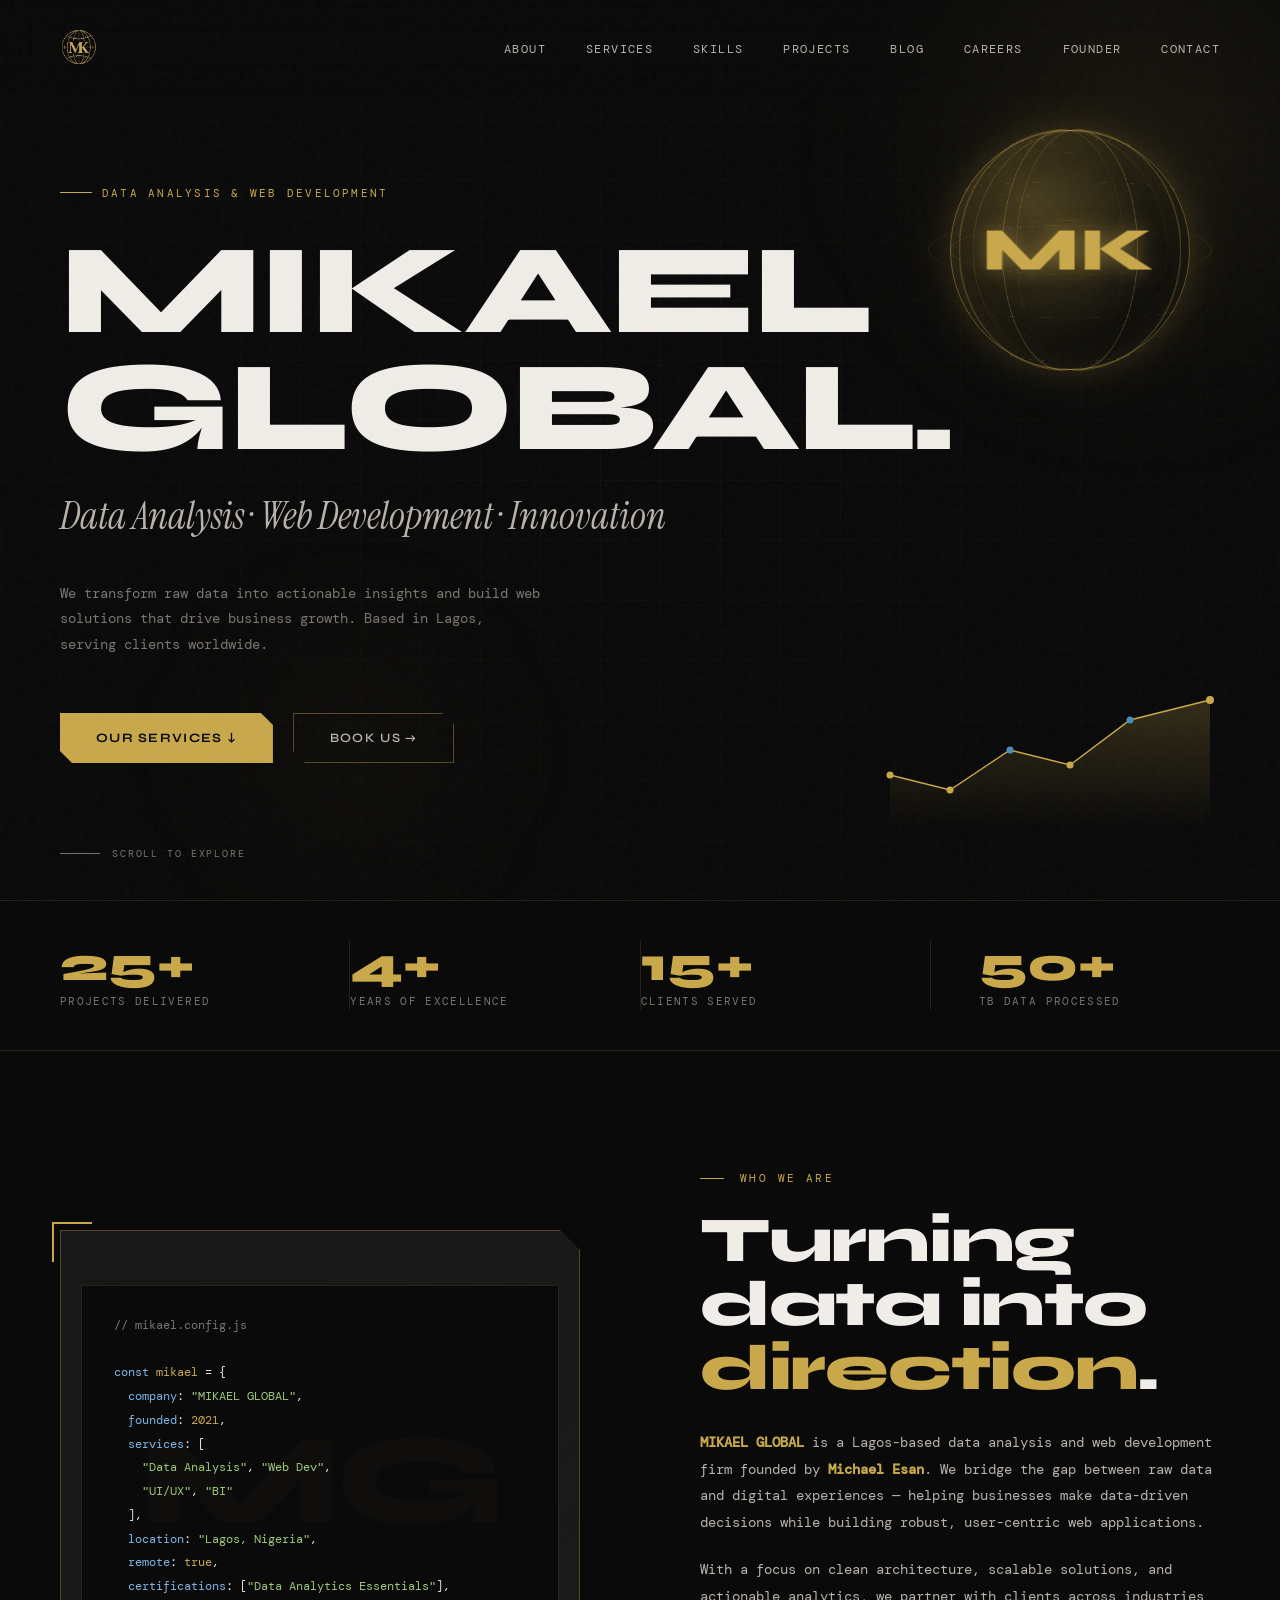
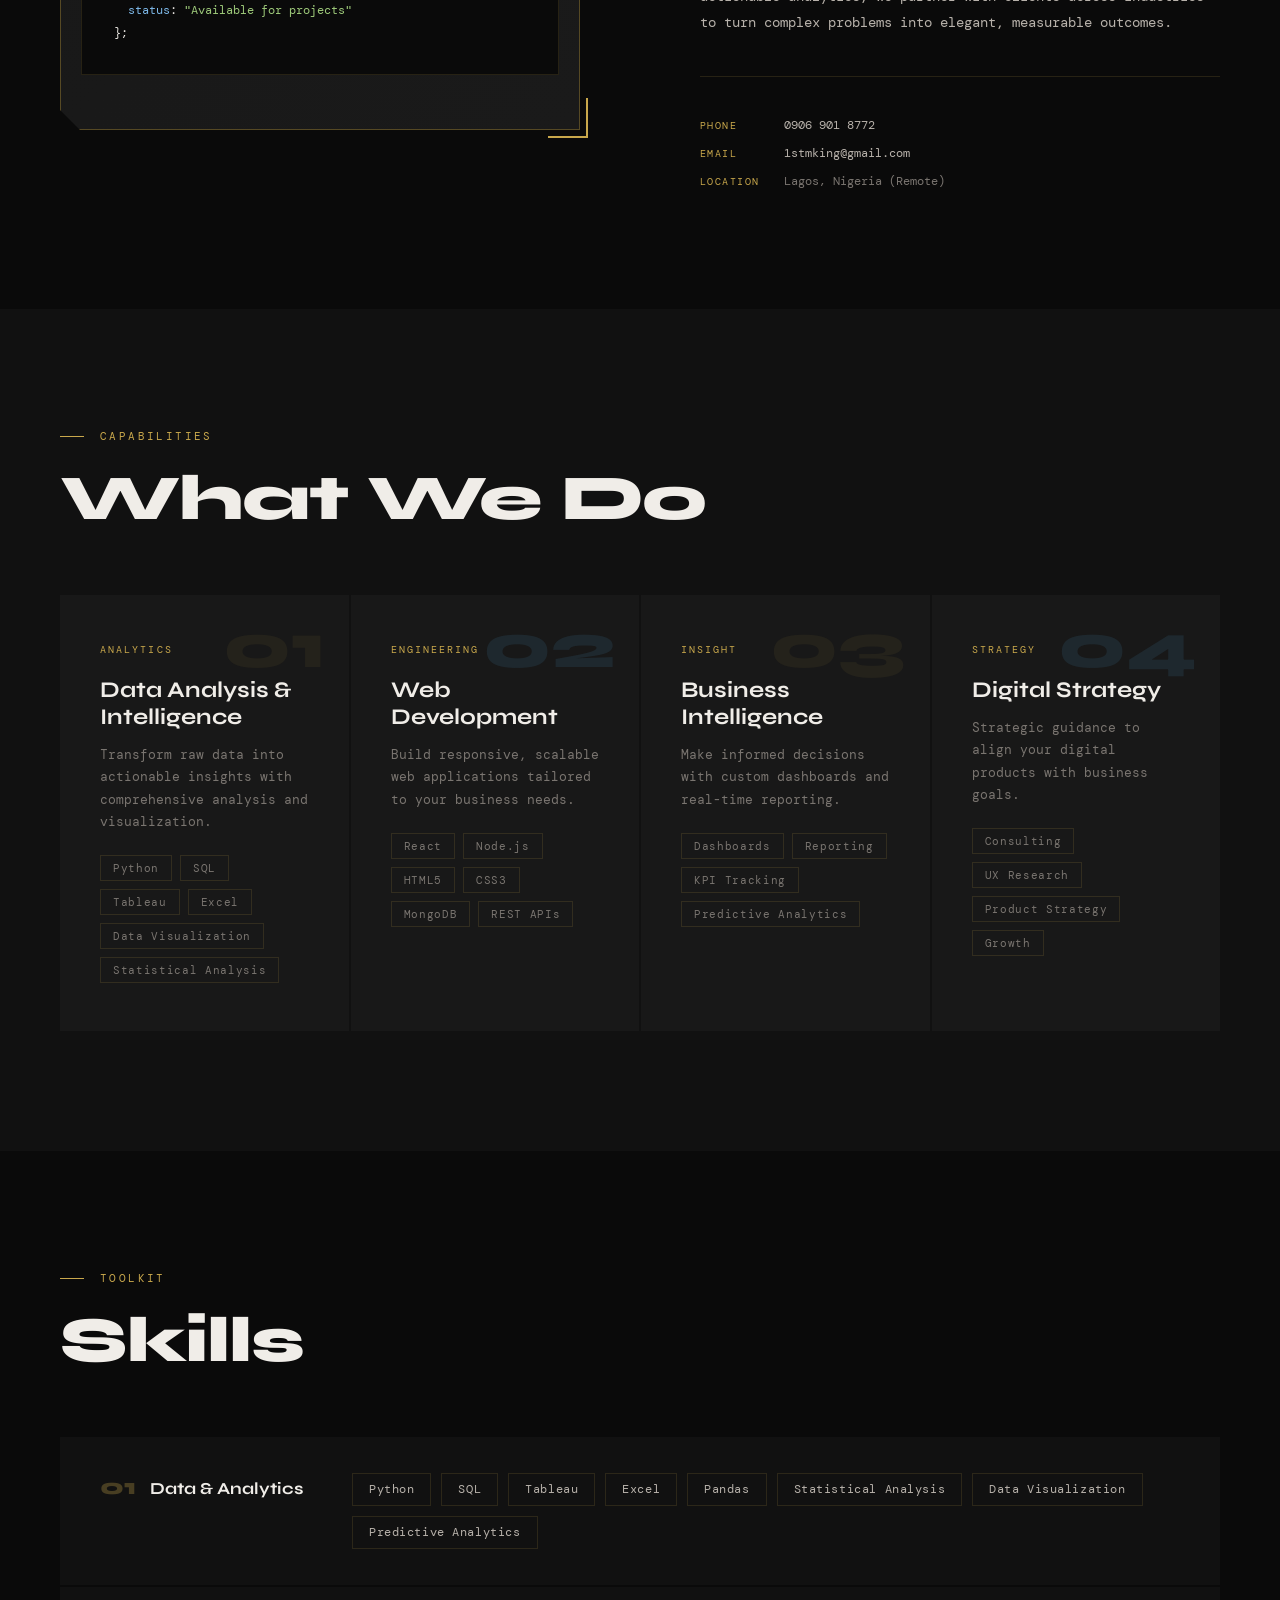
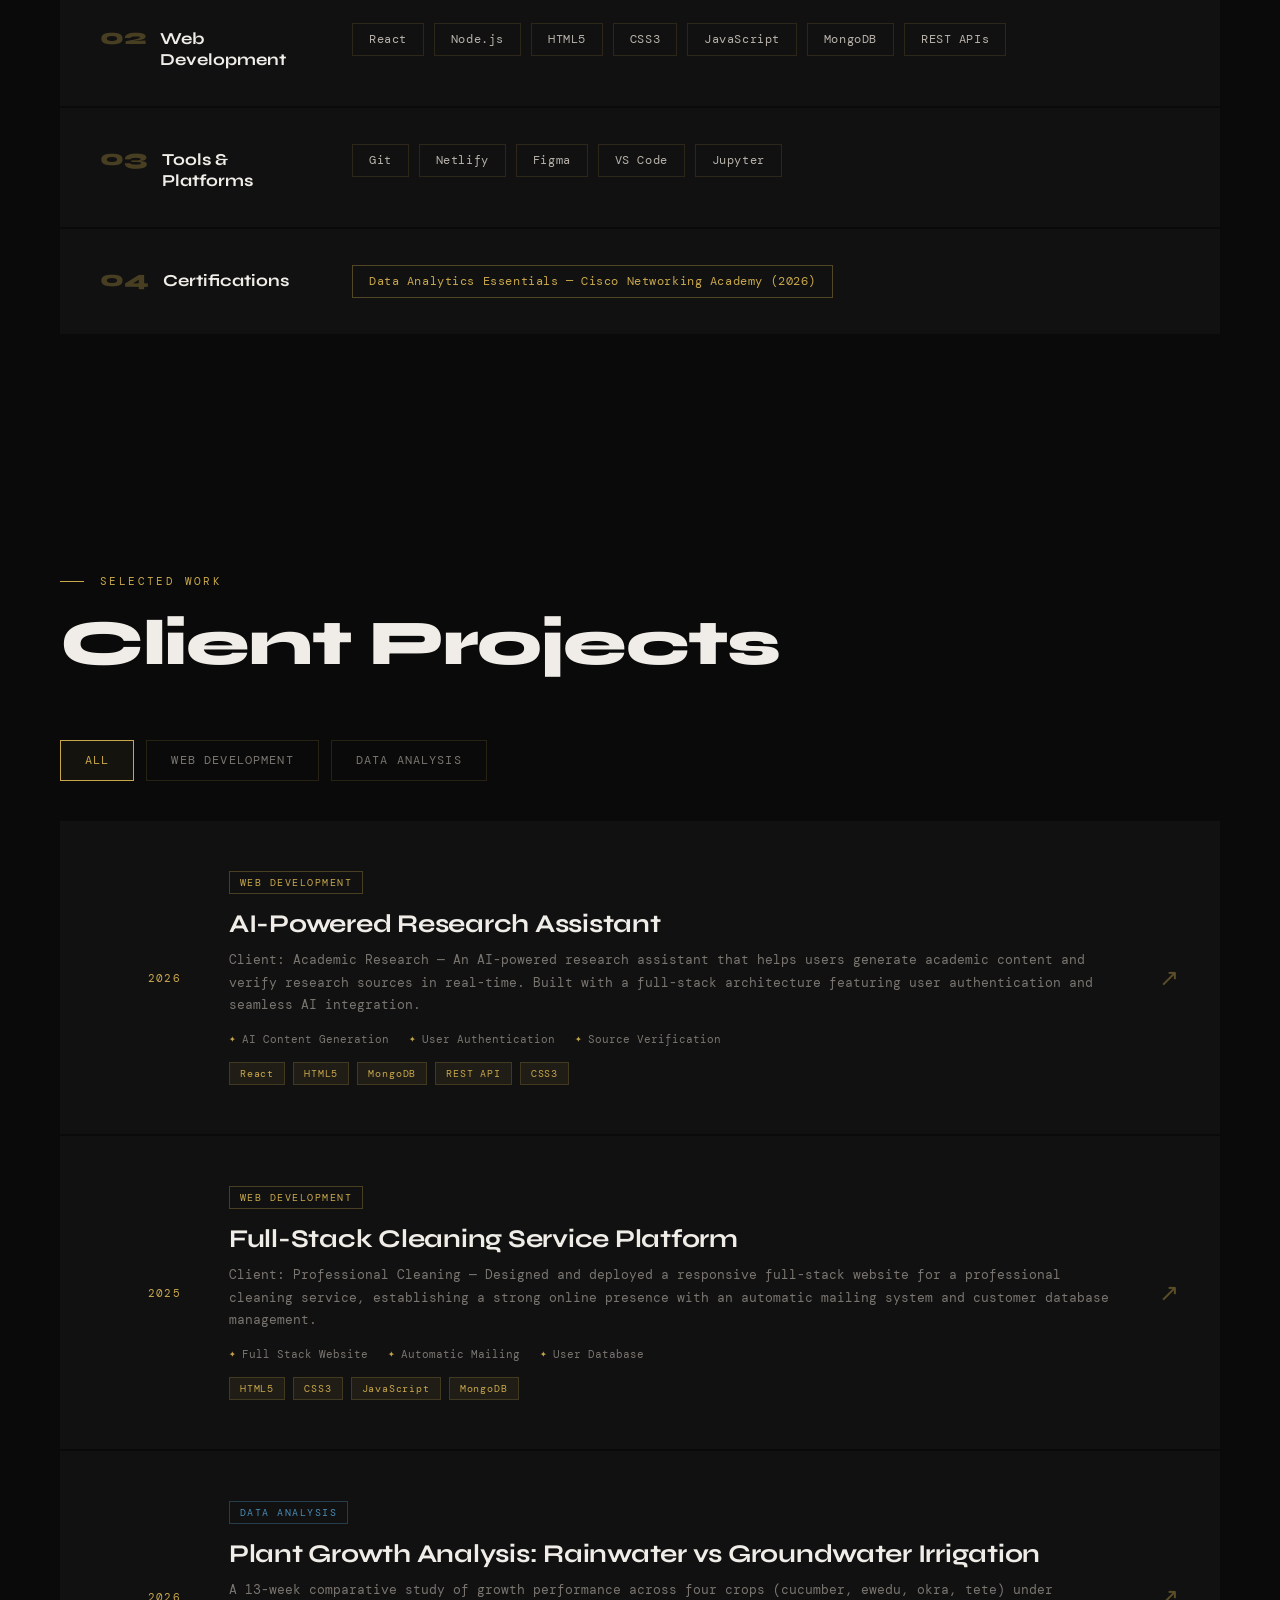
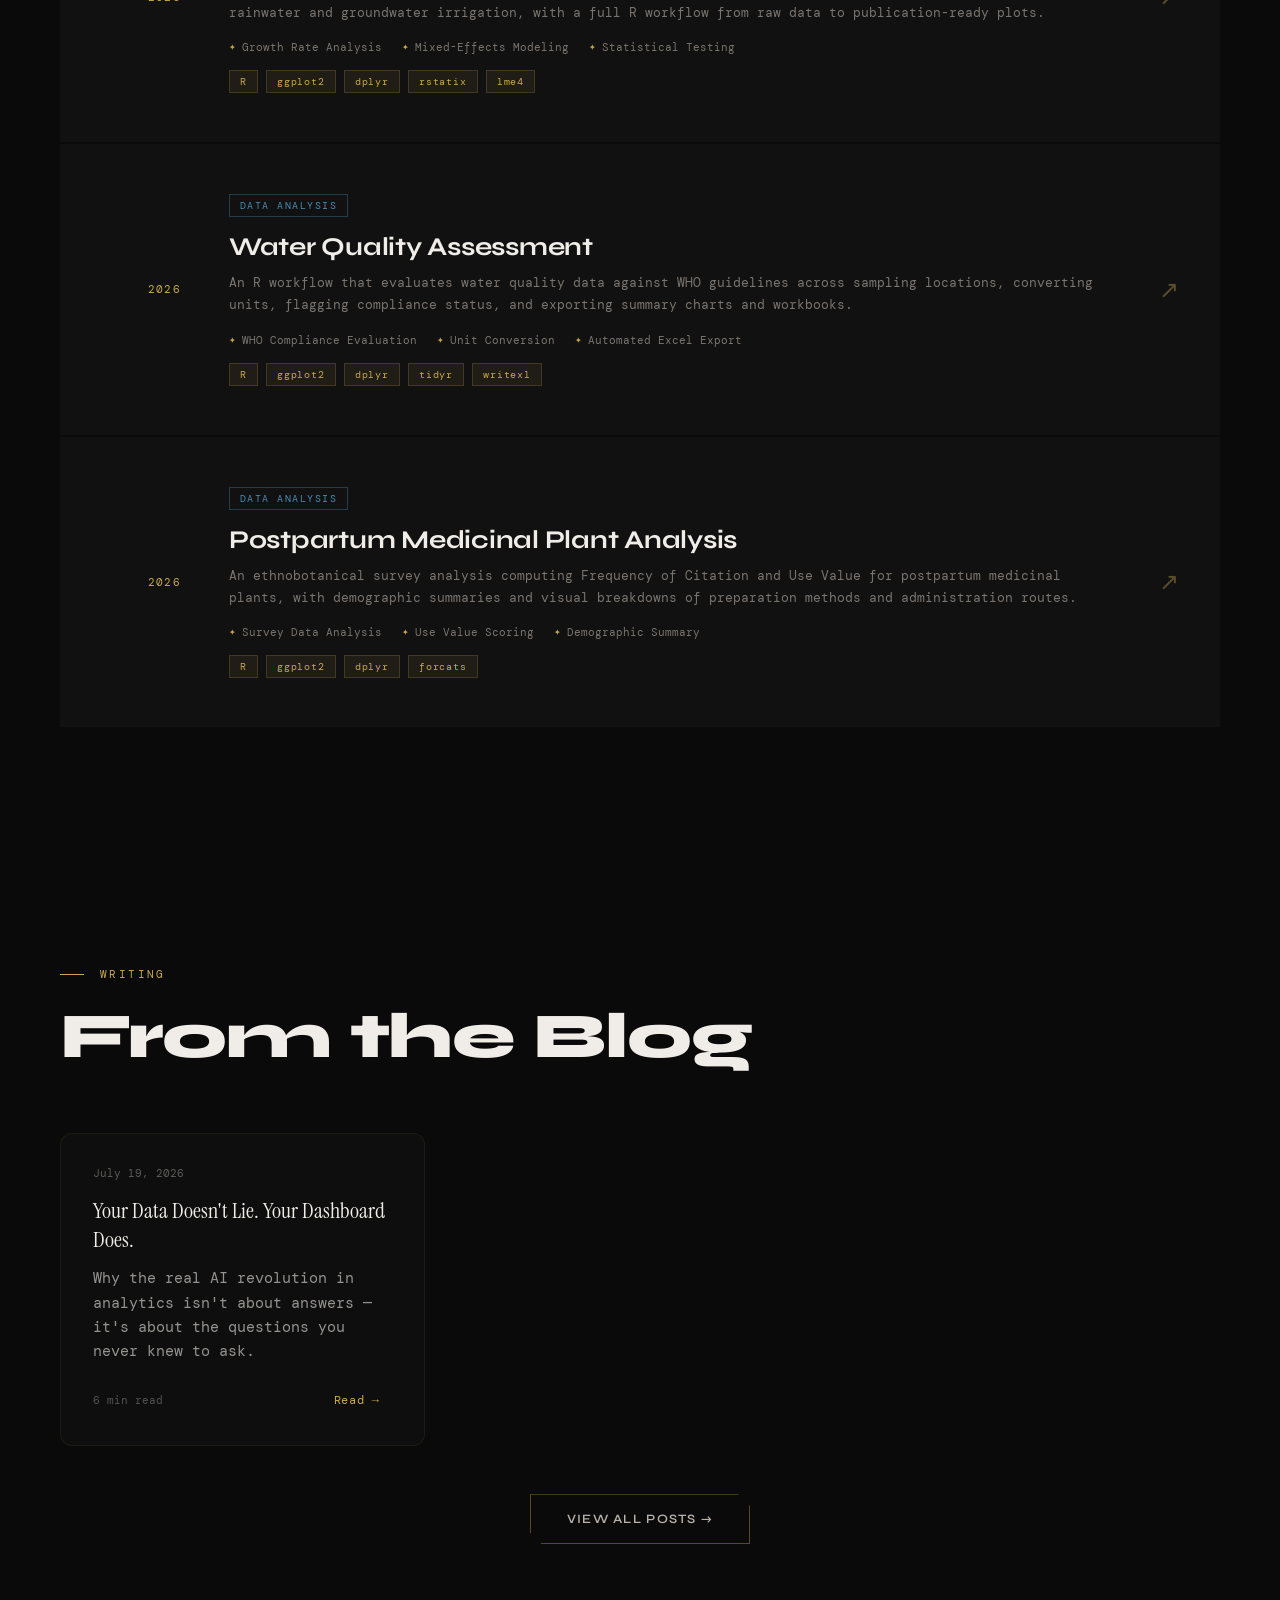
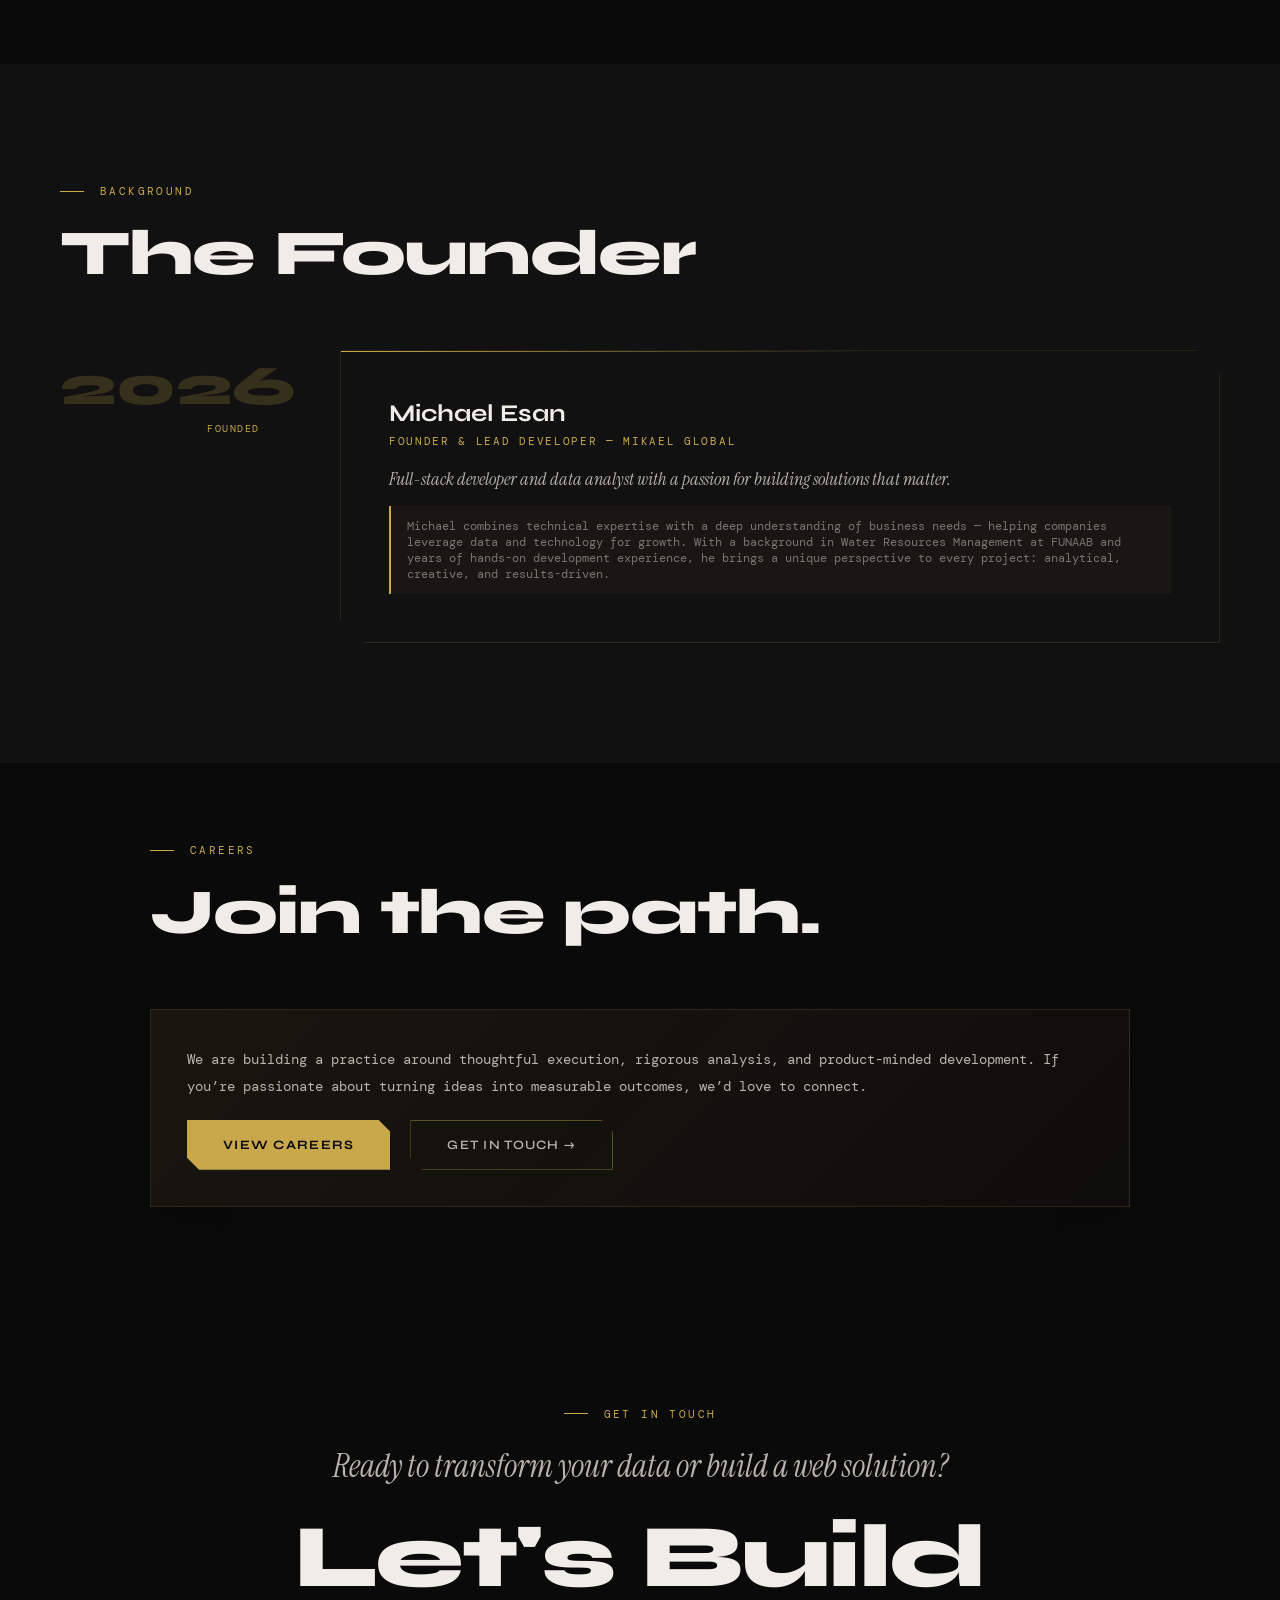
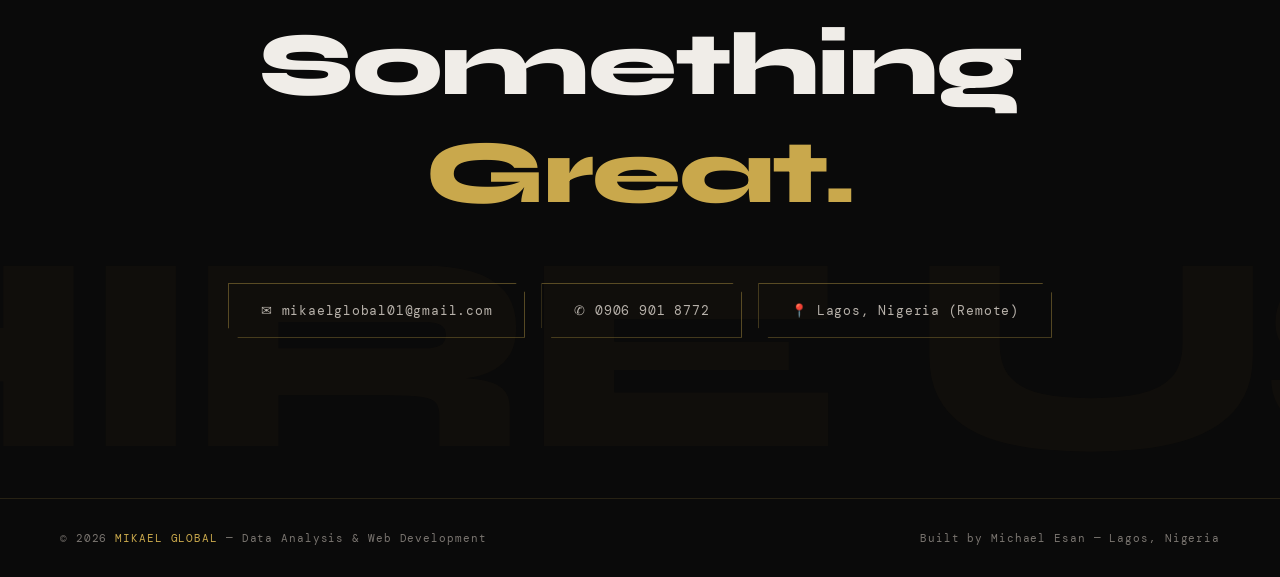
<file: index.html>
<!DOCTYPE html>
<html lang="en">
<head>
  <meta charset="UTF-8" />
  <meta name="viewport" content="width=device-width, initial-scale=1.0" />
  <title>MIKAEL GLOBAL — Data Analysis & Web Development</title>
  <meta name="description" content="MIKAEL GLOBAL is a Lagos-based data analysis and web development firm helping businesses turn raw data into insight and build web solutions that drive growth." />
  <link rel="icon" type="image/png" href="mk_logo.png" />
  <link rel="apple-touch-icon" href="mk_logo.png" />
  <link rel="preconnect" href="https://fonts.googleapis.com" />
  <link rel="preconnect" href="https://fonts.gstatic.com" crossorigin />
  <link href="https://fonts.googleapis.com/css2?family=Syne:wght@400;600;700;800&family=DM+Mono:ital,wght@0,300;0,400;1,300&family=Instrument+Serif:ital@0;1&display=swap" rel="stylesheet" />
  <link rel="stylesheet" href="styles.css">
</head>

<body>

  <!-- NAV -->
  <nav id="navbar">
    <a class="nav-logo" href="#" aria-label="MIKAEL GLOBAL home">
      <img src="mk_logo.png" alt="MIKAEL GLOBAL logo" />
    </a>
    <ul class="nav-links">
      <li><a href="#about">About</a></li>
      <li><a href="#services">Services</a></li>
      <li><a href="#skills">Skills</a></li>
      <li><a href="#projects">Projects</a></li>
      <li><a href="#blog">Blog</a></li>
      <li><a href="careers.html">Careers</a></li>
      <li><a href="#founder">Founder</a></li>
      <li><a href="#contact">Contact</a></li>
    </ul>
  </nav>

  <!-- HERO -->
  <section id="hero">
    <div class="hero-grid-bg"></div>
    <div class="hero-orb hero-orb-1"></div>
    <div class="hero-orb hero-orb-2"></div>

    <!-- rotating 3D wireframe globe -->
    <div class="hero-globe-wrap">
      <div class="globe-glow"></div>
      <div class="globe-orbit orbit-1"></div>
      <div class="globe-orbit orbit-2"></div>
      <div class="globe-perspective">
        <div class="globe-tilt">
          <div class="globe-spin"></div>
        </div>
      </div>
    </div>

    <div class="hero-content">
      <div class="hero-tag">Data Analysis & Web Development</div>

      <h1 class="hero-name">
        <div class="line"><span class="word">MIKAEL</span></div>
        <div class="line"><span class="word">GLOBAL.</span></div>
      </h1>

      <p class="hero-role">Data Analysis · Web Development · Innovation</p>

      <p class="hero-desc">
        We transform raw data into actionable insights and build web solutions that drive
        business growth. Based in Lagos, serving clients worldwide.
      </p>

      <div class="hero-ctas">
        <a href="#services" class="btn-primary">Our Services ↓</a>
        <a href="#contact" class="btn-secondary">Book Us →</a>
      </div>
    </div>

    <!-- signature data-visualization motif -->
    <svg class="hero-data-motif" viewBox="0 0 340 160" xmlns="http://www.w3.org/2000/svg" aria-hidden="true">
      <defs>
        <linearGradient id="dataGradient" x1="0" y1="0" x2="0" y2="1">
          <stop offset="0%" stop-color="#C9A84C" stop-opacity="0.22" />
          <stop offset="100%" stop-color="#C9A84C" stop-opacity="0" />
        </linearGradient>
      </defs>
      <polygon class="data-motif-fill" points="10,150 10,95 70,110 130,70 190,85 250,40 330,20 330,150" />
      <polyline class="data-motif-path" points="10,95 70,110 130,70 190,85 250,40 330,20" />
      <circle class="data-motif-dot" cx="10" cy="95" r="3.5" style="animation-delay:1.9s" />
      <circle class="data-motif-dot" cx="70" cy="110" r="3.5" style="animation-delay:2.1s" />
      <circle class="data-motif-dot blue" cx="130" cy="70" r="3.5" style="animation-delay:2.3s" />
      <circle class="data-motif-dot" cx="190" cy="85" r="3.5" style="animation-delay:2.5s" />
      <circle class="data-motif-dot blue" cx="250" cy="40" r="3.5" style="animation-delay:2.7s" />
      <circle class="data-motif-dot" cx="330" cy="20" r="4" style="animation-delay:2.9s" />
    </svg>

    <div class="hero-scroll-hint">
      <div class="scroll-line"></div>
      Scroll to explore
    </div>
  </section>

  <!-- STATS BAR -->
  <div class="stats-bar">
    <div class="stat-item">
      <span class="stat-num" data-target="25">0</span>
      <span class="stat-label">Projects Delivered</span>
    </div>
    <div class="stat-item">
      <span class="stat-num" data-target="4">0</span>
      <span class="stat-label">Years of Excellence</span>
    </div>
    <div class="stat-item">
      <span class="stat-num" data-target="15">0</span>
      <span class="stat-label">Clients Served</span>
    </div>
    <div class="stat-item">
      <span class="stat-num" data-target="50">0</span>
      <span class="stat-label">TB Data Processed</span>
    </div>
  </div>

  <!-- ABOUT -->
  <section id="about">
    <div class="about-visual">
      <div class="about-frame">
        <div class="about-frame-inner">
          <div class="about-initials">MG</div>
          <div class="about-code-block">
            <div class="code-comment">// mikael.config.js</div>
            <br>
            <div><span class="code-key">const</span> <span class="code-val">mikael</span> = {</div>
            <div>&nbsp; <span class="code-key">company</span>: <span class="code-str">"MIKAEL GLOBAL"</span>,</div>
            <div>&nbsp; <span class="code-key">founded</span>: <span class="code-val">2021</span>,</div>
            <div>&nbsp; <span class="code-key">services</span>: [</div>
            <div>&nbsp;&nbsp;&nbsp; <span class="code-str">"Data Analysis"</span>, <span class="code-str">"Web Dev"</span>,</div>
            <div>&nbsp;&nbsp;&nbsp; <span class="code-str">"UI/UX"</span>, <span class="code-str">"BI"</span></div>
            <div>&nbsp; ],</div>
            <div>&nbsp; <span class="code-key">location</span>: <span class="code-str">"Lagos, Nigeria"</span>,</div>
            <div>&nbsp; <span class="code-key">remote</span>: <span class="code-val">true</span>,</div>
            <div>&nbsp; <span class="code-key">certifications</span>: [<span class="code-str">"Data Analytics Essentials"</span>],</div>
            <div>&nbsp; <span class="code-key">status</span>: <span class="code-str">"Available for projects"</span></div>
            <div>};</div>
          </div>
        </div>
      </div>
      <div class="about-corner about-corner-tl"></div>
      <div class="about-corner about-corner-br"></div>
    </div>

    <div class="about-text">
      <div class="section-eyebrow">Who We Are</div>
      <h2 class="section-title">Turning data into<br><em style="color:var(--gold);font-style:normal;">direction</em>.</h2>
      <p class="about-bio">
        <strong>MIKAEL GLOBAL</strong> is a Lagos-based data analysis and web development firm founded by <strong>Michael Esan</strong>. We bridge the gap between raw data and digital experiences — helping businesses make data-driven decisions while building robust, user-centric web applications.
      </p>
      <p class="about-bio">
        With a focus on clean architecture, scalable solutions, and actionable analytics, we partner with clients across industries to turn complex problems into elegant, measurable outcomes.
      </p>

      <div class="about-contact-row">
        <div class="contact-item">
          <span class="ci-label">Phone</span>
          <a href="tel:+2349069018772">0906 901 8772</a>
        </div>
        <div class="contact-item">
          <span class="ci-label">Email</span>
          <a href="mailto:1stmking@gmail.com">1stmking@gmail.com</a>
        </div>
        <div class="contact-item">
          <span class="ci-label">Location</span>
          <span>Lagos, Nigeria (Remote)</span>
        </div>
      </div>
    </div>
  </section>

  <!-- SERVICES -->
  <section id="services">
    <div class="section-eyebrow">Capabilities</div>
    <h2 class="section-title reveal">What We Do</h2>

    <div class="skills-grid">
      <div class="service-card">
        <div class="service-card-num">01</div>
        <div class="service-cat">Analytics</div>
        <div class="service-name">Data Analysis & Intelligence</div>
        <p class="service-desc">Transform raw data into actionable insights with comprehensive analysis and visualization.</p>
        <div class="service-tags">
          <span class="service-tag">Python</span>
          <span class="service-tag">SQL</span>
          <span class="service-tag">Tableau</span>
          <span class="service-tag">Excel</span>
          <span class="service-tag">Data Visualization</span>
          <span class="service-tag">Statistical Analysis</span>
        </div>
      </div>

      <div class="service-card">
        <div class="service-card-num">02</div>
        <div class="service-cat">Engineering</div>
        <div class="service-name">Web Development</div>
        <p class="service-desc">Build responsive, scalable web applications tailored to your business needs.</p>
        <div class="service-tags">
          <span class="service-tag">React</span>
          <span class="service-tag">Node.js</span>
          <span class="service-tag">HTML5</span>
          <span class="service-tag">CSS3</span>
          <span class="service-tag">MongoDB</span>
          <span class="service-tag">REST APIs</span>
        </div>
      </div>

      <div class="service-card">
        <div class="service-card-num">03</div>
        <div class="service-cat">Insight</div>
        <div class="service-name">Business Intelligence</div>
        <p class="service-desc">Make informed decisions with custom dashboards and real-time reporting.</p>
        <div class="service-tags">
          <span class="service-tag">Dashboards</span>
          <span class="service-tag">Reporting</span>
          <span class="service-tag">KPI Tracking</span>
          <span class="service-tag">Predictive Analytics</span>
        </div>
      </div>

      <div class="service-card">
        <div class="service-card-num">04</div>
        <div class="service-cat">Strategy</div>
        <div class="service-name">Digital Strategy</div>
        <p class="service-desc">Strategic guidance to align your digital products with business goals.</p>
        <div class="service-tags">
          <span class="service-tag">Consulting</span>
          <span class="service-tag">UX Research</span>
          <span class="service-tag">Product Strategy</span>
          <span class="service-tag">Growth</span>
        </div>
      </div>
    </div>
  </section>

  <!-- SKILLS -->
  <section id="skills">
    <div class="section-eyebrow">Toolkit</div>
    <h2 class="section-title reveal">Skills</h2>

    <div class="skills-panel">
      <div class="skill-group reveal">
        <div class="skill-group-head">
          <span class="skill-group-num">01</span>
          <span class="skill-group-name">Data & Analytics</span>
        </div>
        <div class="skill-tag-row">
          <span class="skill-tag">Python</span>
          <span class="skill-tag">SQL</span>
          <span class="skill-tag">Tableau</span>
          <span class="skill-tag">Excel</span>
          <span class="skill-tag">Pandas</span>
          <span class="skill-tag">Statistical Analysis</span>
          <span class="skill-tag">Data Visualization</span>
          <span class="skill-tag">Predictive Analytics</span>
        </div>
      </div>

      <div class="skill-group reveal">
        <div class="skill-group-head">
          <span class="skill-group-num">02</span>
          <span class="skill-group-name">Web Development</span>
        </div>
        <div class="skill-tag-row">
          <span class="skill-tag">React</span>
          <span class="skill-tag">Node.js</span>
          <span class="skill-tag">HTML5</span>
          <span class="skill-tag">CSS3</span>
          <span class="skill-tag">JavaScript</span>
          <span class="skill-tag">MongoDB</span>
          <span class="skill-tag">REST APIs</span>
        </div>
      </div>

      <div class="skill-group reveal">
        <div class="skill-group-head">
          <span class="skill-group-num">03</span>
          <span class="skill-group-name">Tools & Platforms</span>
        </div>
        <div class="skill-tag-row">
          <span class="skill-tag">Git</span>
          <span class="skill-tag">Netlify</span>
          <span class="skill-tag">Figma</span>
          <span class="skill-tag">VS Code</span>
          <span class="skill-tag">Jupyter</span>
        </div>
      </div>
      <div class="skill-group reveal">
        <div class="skill-group-head">
          <span class="skill-group-num">04</span>
          <span class="skill-group-name">Certifications</span>
        </div>
        <div class="skill-tag-row">
          <span class="skill-tag cert-tag">Data Analytics Essentials — Cisco Networking Academy (2026)</span>
        </div>
      </div>
    </div>
  </section>
  
  <!-- PROJECTS -->
  <section id="projects">
    <div class="section-eyebrow">Selected Work</div>
    <h2 class="section-title reveal">Client Projects</h2>

    <div class="project-filters reveal">
      <button class="filter-btn active" data-filter="all">All</button>
      <button class="filter-btn" data-filter="web">Web Development</button>
      <button class="filter-btn" data-filter="data">Data Analysis</button>
    </div>

    <div class="projects-list">

      <!-- MUMU AI -->
      <a href="https://mumuai.pages.dev" class="project-item" data-category="web" target="_blank">
        <div class="project-year">2026</div>
        <div class="project-info">
          <span class="project-category-tag">Web Development</span>
          <h3 class="project-title">AI-Powered Research Assistant</h3>
          <p class="project-desc">
            Client: Academic Research — An AI-powered research assistant that helps users generate academic content and verify research sources in real-time. Built with a full-stack architecture featuring user authentication and seamless AI integration.
          </p>
          <div class="project-features">
            <span class="proj-feature">AI Content Generation</span>
            <span class="proj-feature">User Authentication</span>
            <span class="proj-feature">Source Verification</span>
          </div>
          <div class="project-stack" style="margin-top:16px;">
            <span class="project-tech">React</span>
            <span class="project-tech">HTML5</span>
            <span class="project-tech">MongoDB</span>
            <span class="project-tech">REST API</span>
            <span class="project-tech">CSS3</span>
          </div>
        </div>
        <div class="project-arrow">↗</div>
      </a>

      <!-- RadiantClean -->
      <a href="https://radianttouch25.netlify.app" class="project-item" data-category="web" target="_blank">
        <div class="project-year">2025</div>
        <div class="project-info">
          <span class="project-category-tag">Web Development</span>
          <h3 class="project-title">Full-Stack Cleaning Service Platform</h3>
          <p class="project-desc">
            Client: Professional Cleaning — Designed and deployed a responsive full-stack website for a professional cleaning service, establishing a strong online presence with an automatic mailing system and customer database management.
          </p>
          <div class="project-features">
            <span class="proj-feature">Full Stack Website</span>
            <span class="proj-feature">Automatic Mailing</span>
            <span class="proj-feature">User Database</span>
          </div>
          <div class="project-stack" style="margin-top:16px;">
            <span class="project-tech">HTML5</span>
            <span class="project-tech">CSS3</span>
            <span class="project-tech">JavaScript</span>
            <span class="project-tech">MongoDB</span>
          </div>
        </div>
        <div class="project-arrow">↗</div>
      </a>

      <!-- Plant Growth Analysis -->
      <a href="https://github.com/the-kinghimself/plant-growth-analysis" class="project-item" data-category="data" target="_blank">
        <div class="project-year">2026</div>
        <div class="project-info">
          <span class="project-category-tag data">Data Analysis</span>
          <h3 class="project-title">Plant Growth Analysis: Rainwater vs Groundwater Irrigation</h3>
          <p class="project-desc">
            A 13-week comparative study of growth performance across four crops (cucumber, ewedu, okra, tete) under rainwater and groundwater irrigation, with a full R workflow from raw data to publication-ready plots.
          </p>
          <div class="project-features">
            <span class="proj-feature">Growth Rate Analysis</span>
            <span class="proj-feature">Mixed-Effects Modeling</span>
            <span class="proj-feature">Statistical Testing</span>
          </div>
          <div class="project-stack" style="margin-top:16px;">
            <span class="project-tech">R</span>
            <span class="project-tech">ggplot2</span>
            <span class="project-tech">dplyr</span>
            <span class="project-tech">rstatix</span>
            <span class="project-tech">lme4</span>
          </div>
        </div>
        <div class="project-arrow">↗</div>
      </a>

      <!-- Water Quality Assessment -->
      <a href="https://github.com/the-kinghimself/water-quality-assessment" class="project-item" data-category="data" target="_blank">
        <div class="project-year">2026</div>
        <div class="project-info">
          <span class="project-category-tag data">Data Analysis</span>
          <h3 class="project-title">Water Quality Assessment</h3>
          <p class="project-desc">
            An R workflow that evaluates water quality data against WHO guidelines across sampling locations, converting units, flagging compliance status, and exporting summary charts and workbooks.
          </p>
          <div class="project-features">
            <span class="proj-feature">WHO Compliance Evaluation</span>
            <span class="proj-feature">Unit Conversion</span>
            <span class="proj-feature">Automated Excel Export</span>
          </div>
          <div class="project-stack" style="margin-top:16px;">
            <span class="project-tech">R</span>
            <span class="project-tech">ggplot2</span>
            <span class="project-tech">dplyr</span>
            <span class="project-tech">tidyr</span>
            <span class="project-tech">writexl</span>
          </div>
        </div>
        <div class="project-arrow">↗</div>
      </a>

      <!-- Postpartum Medicinal Plant Analysis -->
      <a href="https://github.com/the-kinghimself/analysis-of-postpartum-medicinal-plants" class="project-item" data-category="data" target="_blank">
        <div class="project-year">2026</div>
        <div class="project-info">
          <span class="project-category-tag data">Data Analysis</span>
          <h3 class="project-title">Postpartum Medicinal Plant Analysis</h3>
          <p class="project-desc">
            An ethnobotanical survey analysis computing Frequency of Citation and Use Value for postpartum medicinal plants, with demographic summaries and visual breakdowns of preparation methods and administration routes.
          </p>
          <div class="project-features">
            <span class="proj-feature">Survey Data Analysis</span>
            <span class="proj-feature">Use Value Scoring</span>
            <span class="proj-feature">Demographic Summary</span>
          </div>
          <div class="project-stack" style="margin-top:16px;">
            <span class="project-tech">R</span>
            <span class="project-tech">ggplot2</span>
            <span class="project-tech">dplyr</span>
            <span class="project-tech">forcats</span>
          </div>
        </div>
        <div class="project-arrow">↗</div>
      </a>

    </div>
  </section>

  <!-- BLOG (DYNAMIC - TOP 3 POSTS) -->
  <section id="blog">
    <div class="section-eyebrow">Writing</div>
    <h2 class="section-title reveal">From the Blog</h2>

    <div class="blog-grid" id="blogGrid">
      <!-- Rendered by JavaScript -->
    </div>

    <div class="blog-cta reveal">
      <a href="feed.html" class="btn-secondary">View all posts →</a>
    </div>
  </section>

  <!-- FOUNDER -->
  <section id="founder">
    <div class="section-eyebrow">Background</div>
    <h2 class="section-title reveal">The Founder</h2>

    <div class="founder-block reveal">
      <div class="founder-year-col">
        <span class="founder-year">2026</span>
        <span class="founder-status">Founded</span>
      </div>
      <div class="founder-card">
        <div class="founder-institution">Michael Esan</div>
        <div class="founder-abbr">Founder &amp; Lead Developer — MIKAEL GLOBAL</div>
        <div class="founder-degree">Full-stack developer and data analyst with a passion for building solutions that matter.</div>
        <div class="founder-note">
          Michael combines technical expertise with a deep understanding of business needs — helping companies leverage data and technology for growth. With a background in Water Resources Management at FUNAAB and years of hands-on development experience, he brings a unique perspective to every project: analytical, creative, and results-driven.
        </div>
      </div>
    </div>
  </section>

  <!-- CAREERS PREVIEW -->
  <section id="careers" class="careers-preview">
    <div class="section-eyebrow">Careers</div>
    <h2 class="section-title reveal">Join the path.</h2>
    <div class="careers-preview-card reveal">
      <p class="about-bio">
        We are building a practice around thoughtful execution, rigorous analysis, and product-minded development. If you’re passionate about turning ideas into measurable outcomes, we’d love to connect.
      </p>
      <div class="hero-ctas">
        <a href="careers.html" class="btn-primary">View Careers</a>
        <a href="#contact" class="btn-secondary">Get in Touch →</a>
      </div>
    </div>
  </section>

  <!-- CONTACT -->
  <section id="contact">
    <div class="contact-bg-text">HIRE US</div>
    <div class="section-eyebrow" style="justify-content:center;">Get In Touch</div>
    <p class="contact-intro reveal">Ready to transform your data or build a web solution?</p>
    <h2 class="contact-headline reveal">Let's Build<br>Something <em>Great.</em></h2>

    <div class="contact-links reveal">
      <a href="mailto:1stmking@gmail.com" class="contact-link">
        <span>✉ mikaelglobal01@gmail.com</span>
      </a>
      <a href="tel:+2349069018772" class="contact-link">
        <span>✆ 0906 901 8772</span>
      </a>
      <a href="#" class="contact-link">
        <span>📍 Lagos, Nigeria (Remote)</span>
      </a>
    </div>
  </section>

  <!-- FOOTER -->
  <footer>
    <span class="footer-copy">© 2026 <span>MIKAEL GLOBAL</span> — Data Analysis & Web Development</span>
    <span class="footer-copy">Built by Michael Esan — Lagos, Nigeria</span>
  </footer>
  <script src="script.js"></script>
</body>
</html>
</file>
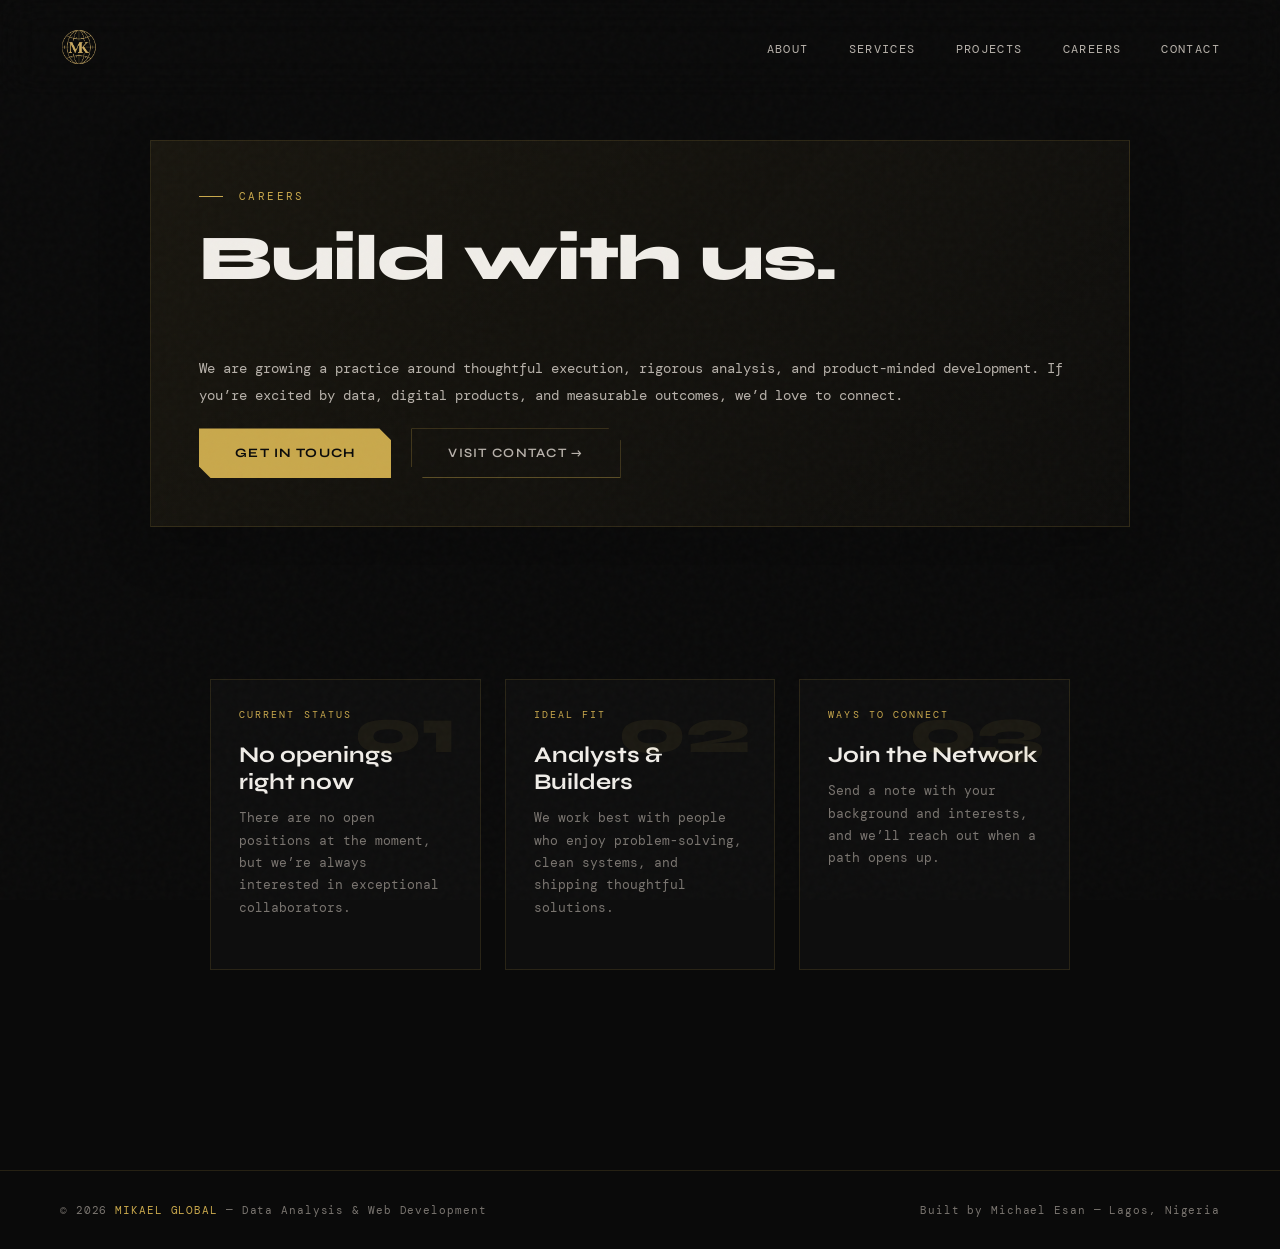
<file: careers.html>
<!DOCTYPE html>
<html lang="en">
<head>
  <meta charset="UTF-8" />
  <meta name="viewport" content="width=device-width, initial-scale=1.0" />
  <title>Careers — MIKAEL GLOBAL</title>
  <meta name="description" content="Explore career opportunities and collaboration paths at MIKAEL GLOBAL." />
  <link rel="icon" type="image/png" href="mk_logo.png" />
  <link rel="apple-touch-icon" href="mk_logo.png" />
  <link rel="preconnect" href="https://fonts.googleapis.com" />
  <link rel="preconnect" href="https://fonts.gstatic.com" crossorigin />
  <link href="https://fonts.googleapis.com/css2?family=Syne:wght@400;600;700;800&family=DM+Mono:ital,wght@0,300;0,400;1,300&family=Instrument+Serif:ital@0;1&display=swap" rel="stylesheet" />
  <link rel="stylesheet" href="styles.css" />
</head>
<body class="page-careers">
  <nav id="navbar">
    <a class="nav-logo" href="index.html" aria-label="MIKAEL GLOBAL home">
      <img src="mk_logo.png" alt="MIKAEL GLOBAL logo" />
    </a>
    <ul class="nav-links">
      <li><a href="index.html#about">About</a></li>
      <li><a href="index.html#services">Services</a></li>
      <li><a href="index.html#projects">Projects</a></li>
      <li><a href="careers.html">Careers</a></li>
      <li><a href="index.html#contact">Contact</a></li>
    </ul>
  </nav>

  <main class="careers-page">
    <section class="careers-hero">
      <div class="section-eyebrow">Careers</div>
      <h1 class="section-title">Build with us.</h1>
      <p class="about-bio">
        We are growing a practice around thoughtful execution, rigorous analysis, and product-minded development.
        If you’re excited by data, digital products, and measurable outcomes, we’d love to connect.
      </p>
      <div class="hero-ctas">
        <a href="mailto:mikaelglobal01@gmail.com" class="btn-primary">Get in Touch</a>
        <a href="index.html#contact" class="btn-secondary">Visit Contact →</a>
      </div>
    </section>

    <section class="careers-grid">
      <article class="career-card">
        <div class="service-card-num">01</div>
        <div class="service-cat">Current Status</div>
        <div class="service-name">No openings right now</div>
        <p class="service-desc">There are no open positions at the moment, but we’re always interested in exceptional collaborators.</p>
      </article>

      <article class="career-card">
        <div class="service-card-num">02</div>
        <div class="service-cat">Ideal Fit</div>
        <div class="service-name">Analysts & Builders</div>
        <p class="service-desc">We work best with people who enjoy problem-solving, clean systems, and shipping thoughtful solutions.</p>
      </article>

      <article class="career-card">
        <div class="service-card-num">03</div>
        <div class="service-cat">Ways to Connect</div>
        <div class="service-name">Join the Network</div>
        <p class="service-desc">Send a note with your background and interests, and we’ll reach out when a path opens up.</p>
      </article>
    </section>
  </main>

  <footer>
    <span class="footer-copy">© 2026 <span>MIKAEL GLOBAL</span> — Data Analysis & Web Development</span>
    <span class="footer-copy">Built by Michael Esan — Lagos, Nigeria</span>
  </footer>
  <script src="script.js"></script>
</body>
</html>
</file>
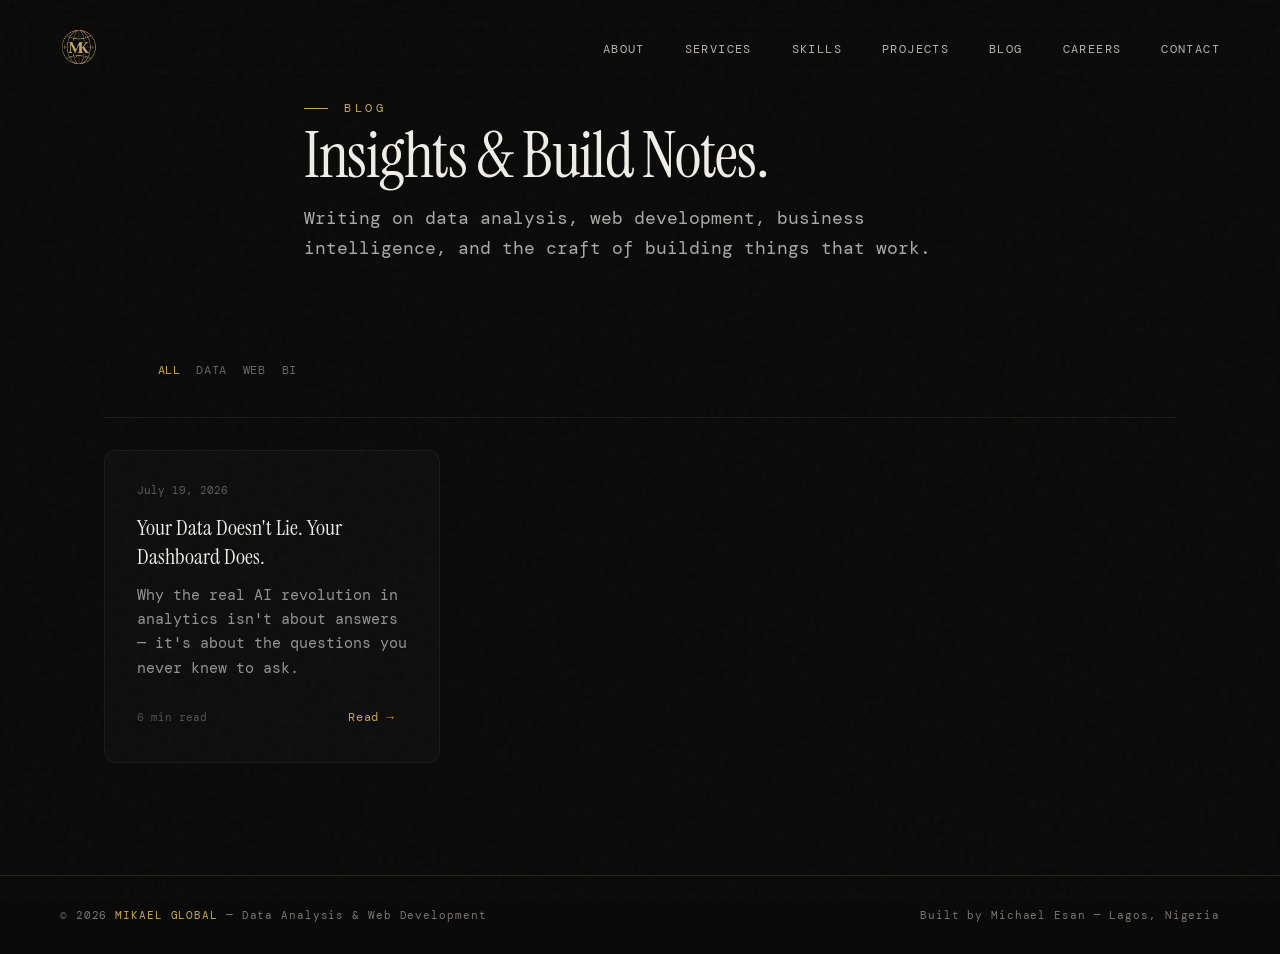
<file: feed.html>
<!DOCTYPE html>
<html lang="en">
<head>
  <meta charset="UTF-8" />
  <meta name="viewport" content="width=device-width, initial-scale=1.0" />
  <title>Blog — MIKAEL GLOBAL</title>
  <meta name="description" content="Writing on data analysis, web development, and business intelligence from MIKAEL GLOBAL." />
  <link rel="icon" type="image/png" href="mk_logo.png" />
  <link rel="apple-touch-icon" href="mk_logo.png" />
  <link rel="preconnect" href="https://fonts.googleapis.com" />
  <link rel="preconnect" href="https://fonts.gstatic.com" crossorigin />
  <link href="https://fonts.googleapis.com/css2?family=Syne:wght@400;600;700;800&family=DM+Mono:ital,wght@0,300;0,400;1,300&family=Instrument+Serif:ital@0;1&display=swap" rel="stylesheet" />
  <link rel="stylesheet" href="styles.css" />
</head>
<body class="page-blog">
  <nav id="navbar">
    <a class="nav-logo" href="index.html" aria-label="MIKAEL GLOBAL home">
      <img src="mk_logo.png" alt="MIKAEL GLOBAL logo" />
    </a>
    <ul class="nav-links">
      <li><a href="index.html#about">About</a></li>
      <li><a href="index.html#services">Services</a></li>
      <li><a href="index.html#skills">Skills</a></li>
      <li><a href="index.html#projects">Projects</a></li>
      <li><a href="feed.html" class="active">Blog</a></li>
      <li><a href="careers.html">Careers</a></li>
      <li><a href="index.html#contact">Contact</a></li>
    </ul>
  </nav>

  <main class="blog-page">
    <!-- Hero -->
    <section class="blog-hero">
      <div class="section-eyebrow">Blog</div>
      <h1 class="section-title">Insights & Build Notes.</h1>
      <p class="about-bio">
        Writing on data analysis, web development, business intelligence, and the
        craft of building things that work.
      </p>
    </section>

    <!-- Blog Posts Grid -->
    <section class="blog-grid-section" id="blog-grid">
      <div class="blog-filter-bar">
        <button class="filter-btn active" data-filter="all">All</button>
        <button class="filter-btn" data-filter="Data Analysis">Data</button>
        <button class="filter-btn" data-filter="Web Development">Web</button>
        <button class="filter-btn" data-filter="Business Intelligence">BI</button>
      </div>
      <div class="blog-grid" id="blogGrid">
        <!-- Posts rendered by JavaScript -->
      </div>
    </section>

    <!-- Single Post View (hidden by default) -->
    <section class="blog-post-view" id="blogPostView" style="display:none;">
      <button class="back-to-feed" id="backToFeed">← Back to all posts</button>
      <article class="blog-post-full">
        <div class="post-meta">
          <span class="post-date" id="postDate"></span>
          <span class="post-readtime" id="postReadTime"></span>
        </div>
        <h1 class="post-title" id="postTitle"></h1>
        <div class="post-tags" id="postTags"></div>
        <div class="post-content" id="postContent"></div>
      </article>
    </section>
  </main>

  <footer>
    <span class="footer-copy">© 2026 <span>MIKAEL GLOBAL</span> — Data Analysis & Web Development</span>
    <span class="footer-copy">Built by Michael Esan — Lagos, Nigeria</span>
  </footer>
  <script src="script.js"></script>
</body>
</html>
</file>
<file: styles.css>
*, *::before, *::after { margin: 0; padding: 0; box-sizing: border-box; }

    :root {
      --gold: #C9A84C;
      --gold-light: #E8C96A;
      --gold-dark: #9A7A2E;
      --bg: #0A0A0A;
      --bg2: #111111;
      --bg3: #181818;
      --text: #F0EDE8;
      --text-muted: #7A7570;
      --text-soft: #B8B2AB;
      --border: rgba(201,168,76,0.15);
      --border-bright: rgba(201,168,76,0.4);
      --accent: #C9A84C;
      --glow-gold: rgba(201,168,76,0.15);
      --data-blue: #4A8DB7;
    }

    html { scroll-behavior: smooth; }

    body {
      background: var(--bg);
      color: var(--text);
      font-family: 'DM Mono', monospace;
      overflow-x: hidden;
    }

    /* ── NOISE OVERLAY ── */
    body::before {
      content: '';
      position: fixed; inset: 0;
      background-image: url("data:image/svg+xml,%3Csvg viewBox='0 0 200 200' xmlns='http://www.w3.org/2000/svg'%3E%3Cfilter id='n'%3E%3CfeTurbulence type='fractalNoise' baseFrequency='0.75' numOctaves='4' stitchTiles='stitch'/%3E%3C/filter%3E%3Crect width='100%25' height='100%25' filter='url(%23n)' opacity='1'/%3E%3C/svg%3E");
      opacity: 0.025;
      pointer-events: none;
      z-index: 1000;
    }

    /* ── NAV ── */
    nav {
      position: fixed; top: 0; left: 0; right: 0;
      z-index: 500;
      padding: 28px 60px;
      display: flex; justify-content: space-between; align-items: center;
      backdrop-filter: blur(20px);
      border-bottom: 1px solid transparent;
      transition: border-color 0.4s, background 0.4s;
    }
    nav.scrolled {
      background: rgba(10,10,10,0.85);
      border-bottom-color: var(--border);
    }
    .nav-logo {
      display: inline-flex;
      align-items: center;
      justify-content: center;
      text-decoration: none;
    }
    .nav-logo img {
      height: 38px;
      width: auto;
      display: block;
      object-fit: contain;
    }
    .nav-links {
      display: flex; gap: 40px; list-style: none;
    }
    .nav-links a {
      font-family: 'DM Mono', monospace;
      font-size: 0.72rem;
      letter-spacing: 0.12em;
      text-transform: uppercase;
      color: var(--text-soft);
      text-decoration: none;
      transition: color 0.2s;
      position: relative;
    }
    .nav-links a::after {
      content: '';
      position: absolute; bottom: -4px; left: 0; right: 0;
      height: 1px; background: var(--gold);
      transform: scaleX(0); transform-origin: left;
      transition: transform 0.3s ease;
    }
    .nav-links a:hover { color: var(--gold); }
    .nav-links a:hover::after { transform: scaleX(1); }

    /* ── HERO ── */
    #hero {
      min-height: 100vh;
      display: flex; align-items: center;
      padding: 120px 60px 80px;
      position: relative;
      overflow: hidden;
    }

    .hero-grid-bg {
      position: absolute; inset: 0;
      background-image:
        linear-gradient(rgba(201,168,76,0.04) 1px, transparent 1px),
        linear-gradient(90deg, rgba(201,168,76,0.04) 1px, transparent 1px);
      background-size: 60px 60px;
      mask-image: radial-gradient(ellipse 80% 80% at 50% 50%, black, transparent);
    }

    .hero-orb {
      position: absolute;
      border-radius: 50%;
      filter: blur(80px);
      pointer-events: none;
    }
    .hero-orb-1 {
      width: 500px; height: 500px;
      background: radial-gradient(circle, rgba(201,168,76,0.12), transparent 70%);
      top: -100px; right: -100px;
      animation: orbFloat 8s ease-in-out infinite;
    }
    .hero-orb-2 {
      width: 300px; height: 300px;
      background: radial-gradient(circle, rgba(201,168,76,0.06), transparent 70%);
      bottom: 0; left: 200px;
      animation: orbFloat 12s ease-in-out infinite reverse;
    }
    @keyframes orbFloat {
      0%, 100% { transform: translateY(0) scale(1); }
      50% { transform: translateY(-30px) scale(1.05); }
    }

    /* ── HERO GLOBE (true 3D wireframe sphere) ── */
    .hero-globe-wrap {
      position: absolute;
      top: 130px;
      right: 90px;
      z-index: 2;
      width: 240px;
      height: 240px;
      opacity: 0;
      animation: fadeUp 1s 1.4s forwards;
    }
    .globe-glow {
      position: absolute;
      inset: -34px;
      border-radius: 50%;
      background: radial-gradient(circle, rgba(201,168,76,0.28), transparent 70%);
      filter: blur(18px);
      pointer-events: none;
      animation: globeGlowPulse 4s ease-in-out infinite;
      transition: opacity 0.4s ease;
      z-index: 0;
    }
    @keyframes globeGlowPulse {
      0%, 100% { opacity: 0.55; transform: scale(1); }
      50% { opacity: 1; transform: scale(1.08); }
    }

    /* Saturn-style accent rings orbiting outside the sphere */
    .globe-orbit {
      position: absolute;
      inset: 0;
      border-radius: 50%;
      border: 1px solid var(--border-bright);
      pointer-events: none;
      transform: rotateX(78deg) rotate(0deg);
      animation: orbitSpin 14s linear infinite;
      z-index: 1;
    }
    .globe-orbit.orbit-2 {
      inset: -22px;
      border-color: var(--border);
      animation: orbitSpin 20s linear infinite reverse;
    }
    @keyframes orbitSpin {
      from { transform: rotateX(78deg) rotate(0deg); }
      to   { transform: rotateX(78deg) rotate(360deg); }
    }

    /* Perspective camera + independent tilt (mouse) + independent spin (auto) layers */
    .globe-perspective {
      position: relative;
      width: 100%;
      height: 100%;
      z-index: 2;
      perspective: 900px;
    }
    .globe-tilt {
      position: relative;
      width: 100%;
      height: 100%;
      transform-style: preserve-3d;
      transition: transform 0.6s cubic-bezier(0.16,1,0.3,1);
    }
    .globe-spin {
      position: relative;
      width: 100%;
      height: 100%;
      transform-style: preserve-3d;
      animation: globeSpin 20s linear infinite;
    }
    @keyframes globeSpin {
      from { transform: rotateY(0deg); }
      to   { transform: rotateY(360deg); }
    }

    /* solid core to suggest volume behind the wireframe */
    .globe-core {
      position: absolute;
      inset: 0;
      border-radius: 50%;
      background: radial-gradient(circle at 32% 28%, rgba(201,168,76,0.16), rgba(10,10,10,0.94) 72%);
      box-shadow: inset 0 0 40px rgba(201,168,76,0.15), 0 0 30px rgba(201,168,76,0.12);
    }

    /* longitude lines: flat circles rotated around Y, foreshortened by perspective */
    .meridian {
      position: absolute;
      inset: 0;
      border-radius: 50%;
      border: 1px solid rgba(201,168,76,0.4);
    }

    /* latitude rings: flat circles rotated to horizontal, sized/offset per latitude */
    .latitude {
      position: absolute;
      left: 50%;
      top: 50%;
      border-radius: 50%;
      border: 1px solid rgba(201,168,76,0.28);
    }
    .latitude.equator {
      border-color: rgba(201,168,76,0.6);
    }

    /* MK embossed on the front face — rotates with the sphere, hides on the back */
    .globe-label {
      position: absolute;
      inset: 0;
      display: flex;
      align-items: center;
      justify-content: center;
      font-family: 'Syne', sans-serif;
      font-weight: 800;
      color: var(--gold);
      letter-spacing: 0.04em;
      backface-visibility: hidden;
      text-shadow: 0 0 18px rgba(201,168,76,0.5);
    }

    .hero-globe-wrap:hover .globe-spin { animation-duration: 5s; }
    .hero-globe-wrap:hover .globe-glow { animation-duration: 1.3s; opacity: 1; }
    .hero-globe-wrap:hover .globe-orbit.orbit-1 { animation-duration: 5s; }
    .hero-globe-wrap:hover .globe-orbit.orbit-2 { animation-duration: 7s; }
    .hero-globe-wrap:hover .meridian { border-color: rgba(201,168,76,0.65); }
    .hero-globe-wrap:hover .latitude { border-color: rgba(201,168,76,0.5); }
    .hero-globe-wrap:hover .globe-core {
      box-shadow: inset 0 0 50px rgba(201,168,76,0.25), 0 0 45px rgba(201,168,76,0.22);
    }

    /* ── DATA MOTIF (signature element) ── */
    .hero-data-motif {
      position: absolute;
      right: 60px; bottom: 60px;
      width: 340px; height: 160px;
      z-index: 1;
      opacity: 0; animation: fadeUp 1s 1.5s forwards;
    }
    .data-motif-path {
      fill: none;
      stroke: var(--gold);
      stroke-width: 1.5;
      stroke-linecap: round;
      stroke-dasharray: 480;
      stroke-dashoffset: 480;
      animation: drawLine 2.4s 1.7s cubic-bezier(0.65,0,0.35,1) forwards;
    }
    .data-motif-fill {
      fill: url(#dataGradient);
      opacity: 0;
      animation: fadeUp 1s 3.6s forwards;
    }
    .data-motif-dot {
      fill: var(--gold);
      opacity: 0;
      animation: dotPop 0.5s forwards;
    }
    .data-motif-dot.blue { fill: var(--data-blue); }
    @keyframes drawLine {
      to { stroke-dashoffset: 0; }
    }
    @keyframes dotPop {
      from { opacity: 0; transform: scale(0); }
      to { opacity: 1; transform: scale(1); }
    }

    .hero-content { position: relative; z-index: 2; max-width: 900px; }

    .hero-tag {
      display: inline-flex; align-items: center; gap: 10px;
      font-size: 0.7rem; letter-spacing: 0.2em; text-transform: uppercase;
      color: var(--gold);
      margin-bottom: 32px;
      opacity: 0; animation: fadeUp 0.8s 0.2s forwards;
    }
    .hero-tag::before {
      content: '';
      display: block; width: 32px; height: 1px;
      background: var(--gold);
    }

    .hero-name {
      font-family: 'Syne', sans-serif;
      font-weight: 800;
      font-size: clamp(4rem, 10vw, 9rem);
      line-height: 0.92;
      letter-spacing: -0.02em;
      margin-bottom: 24px;
    }
    .hero-name .line { overflow: hidden; }
    .hero-name .word {
      display: inline-block;
      opacity: 0; transform: translateY(110%);
      animation: slideUp 0.9s cubic-bezier(0.16,1,0.3,1) forwards;
    }
    .hero-name .word:nth-child(1) { animation-delay: 0.4s; }
    .hero-name .word:nth-child(2) { animation-delay: 0.55s; color: var(--gold); }

    .hero-role {
      font-family: 'Instrument Serif', serif;
      font-style: italic;
      font-size: clamp(1.4rem, 3vw, 2.4rem);
      color: var(--text-soft);
      margin-bottom: 40px;
      opacity: 0; animation: fadeUp 0.8s 0.9s forwards;
    }

    .hero-desc {
      font-size: 0.88rem;
      line-height: 1.8;
      color: var(--text-muted);
      max-width: 480px;
      margin-bottom: 56px;
      opacity: 0; animation: fadeUp 0.8s 1.1s forwards;
    }

    .hero-ctas {
      display: flex; gap: 20px; flex-wrap: wrap;
      opacity: 0; animation: fadeUp 0.8s 1.3s forwards;
    }

    .btn-primary {
      display: inline-flex; align-items: center; gap: 10px;
      padding: 16px 36px;
      background: var(--gold);
      color: var(--bg);
      font-family: 'Syne', sans-serif;
      font-weight: 700;
      font-size: 0.8rem;
      letter-spacing: 0.1em;
      text-transform: uppercase;
      text-decoration: none;
      border: none; cursor: pointer;
      clip-path: polygon(0 0, calc(100% - 12px) 0, 100% 12px, 100% 100%, 12px 100%, 0 calc(100% - 12px));
      transition: background 0.25s, transform 0.2s;
      position: relative; overflow: hidden;
    }
    .btn-primary::before {
      content: '';
      position: absolute; inset: 0;
      background: rgba(255,255,255,0.15);
      transform: translateX(-100%);
      transition: transform 0.4s ease;
    }
    .btn-primary:hover::before { transform: translateX(0); }
    .btn-primary:hover { transform: translateY(-2px); }

    .btn-secondary {
      display: inline-flex; align-items: center; gap: 10px;
      padding: 16px 36px;
      background: transparent;
      color: var(--text-soft);
      font-family: 'Syne', sans-serif;
      font-weight: 600;
      font-size: 0.8rem;
      letter-spacing: 0.1em;
      text-transform: uppercase;
      text-decoration: none;
      border: 1px solid var(--border-bright);
      cursor: pointer;
      clip-path: polygon(0 0, calc(100% - 12px) 0, 100% 12px, 100% 100%, 12px 100%, 0 calc(100% - 12px));
      transition: color 0.25s, border-color 0.25s, transform 0.2s;
    }
    .btn-secondary:hover {
      color: var(--gold);
      border-color: var(--gold);
      transform: translateY(-2px);
    }

    .hero-scroll-hint {
      position: absolute; bottom: 40px; left: 60px;
      display: flex; align-items: center; gap: 12px;
      font-size: 0.65rem; letter-spacing: 0.18em; text-transform: uppercase;
      color: var(--text-muted);
      opacity: 0; animation: fadeUp 0.8s 1.6s forwards;
    }
    .scroll-line {
      width: 40px; height: 1px; background: var(--text-muted);
      animation: scrollPulse 2s ease-in-out infinite;
    }
    @keyframes scrollPulse {
      0%,100% { width: 40px; opacity: 0.5; }
      50% { width: 60px; opacity: 1; }
    }

    /* ── STATS BAR ── */
    .stats-bar {
      border-top: 1px solid var(--border);
      border-bottom: 1px solid var(--border);
      padding: 40px 60px;
      display: flex; gap: 0;
      overflow: hidden;
    }
    .stat-item {
      flex: 1;
      padding: 0 48px 0 0;
      border-right: 1px solid var(--border);
      opacity: 0;
      transform: translateY(20px);
      transition: opacity 0.6s, transform 0.6s;
    }
    .stat-item:last-child { border-right: none; padding-right: 0; padding-left: 48px; }
    .stat-item.visible { opacity: 1; transform: translateY(0); }
    .stat-num {
      font-family: 'Syne', sans-serif;
      font-weight: 800;
      font-size: 3rem;
      color: var(--gold);
      line-height: 1;
      display: block;
    }
    .stat-label {
      font-size: 0.7rem;
      letter-spacing: 0.12em;
      text-transform: uppercase;
      color: var(--text-muted);
      margin-top: 6px;
    }

    /* ── SECTION COMMON ── */
    section { padding: 120px 60px; }

    .section-eyebrow {
      display: flex; align-items: center; gap: 16px;
      font-size: 0.68rem; letter-spacing: 0.22em;
      text-transform: uppercase; color: var(--gold);
      margin-bottom: 24px;
    }
    .section-eyebrow::before {
      content: '';
      display: block; width: 24px; height: 1px;
      background: var(--gold);
    }

    .section-title {
      font-family: 'Syne', sans-serif;
      font-weight: 800;
      font-size: clamp(2.5rem, 5vw, 4.5rem);
      line-height: 1;
      letter-spacing: -0.02em;
      margin-bottom: 64px;
    }

    /* ── ABOUT ── */
    #about {
      display: grid;
      grid-template-columns: 1fr 1fr;
      gap: 120px;
      align-items: center;
    }

    .about-visual {
      position: relative;
      height: 500px;
    }
    .about-frame {
      position: absolute; inset: 0;
      border: 1px solid var(--border-bright);
      clip-path: polygon(0 0, calc(100% - 20px) 0, 100% 20px, 100% 100%, 20px 100%, 0 calc(100% - 20px));
      overflow: hidden;
    }
    .about-frame-inner {
      width: 100%; height: 100%;
      background: linear-gradient(135deg, var(--bg3) 0%, #1a1a1a 100%);
      display: flex; align-items: center; justify-content: center;
      position: relative;
    }
    .about-initials {
      font-family: 'Syne', sans-serif;
      font-weight: 800;
      font-size: 8rem;
      color: rgba(201,168,76,0.08);
      letter-spacing: -0.05em;
      position: absolute;
    }
    .about-code-block {
      position: relative; z-index: 2;
      background: rgba(0,0,0,0.6);
      border: 1px solid var(--border);
      padding: 28px 32px;
      width: calc(100% - 40px);
      font-size: 0.78rem;
      line-height: 1.9;
    }
    .code-comment { color: var(--text-muted); }
    .code-key { color: #7DB8E8; }
    .code-val { color: #C9A84C; }
    .code-str { color: #9ECA7A; }
    .about-corner {
      position: absolute; width: 40px; height: 40px;
      border-color: var(--gold);
      border-style: solid;
    }
    .about-corner-tl { top: -8px; left: -8px; border-width: 2px 0 0 2px; }
    .about-corner-br { bottom: -8px; right: -8px; border-width: 0 2px 2px 0; }

    .about-text .section-title { margin-bottom: 28px; }
    .about-bio {
      font-size: 0.88rem;
      line-height: 1.9;
      color: var(--text-soft);
      margin-bottom: 20px;
    }
    .about-bio strong { color: var(--gold); font-style: normal; }
    .about-contact-row {
      display: flex; flex-direction: column; gap: 12px;
      margin-top: 40px;
      padding-top: 40px;
      border-top: 1px solid var(--border);
    }
    .contact-item {
      display: flex; align-items: center; gap: 14px;
      font-size: 0.78rem;
      color: var(--text-muted);
    }
    .contact-item .ci-label {
      font-size: 0.62rem; letter-spacing: 0.15em;
      text-transform: uppercase;
      color: var(--gold);
      min-width: 70px;
    }
    .contact-item a { color: var(--text-soft); text-decoration: none; transition: color 0.2s; }
    .contact-item a:hover { color: var(--gold); }

    /* ── SKILLS ── */
    #services { background: var(--bg2); }

    .skills-grid {
      display: grid;
      grid-template-columns: repeat(auto-fit, minmax(280px, 1fr));
      gap: 2px;
    }

    .service-card {
      background: var(--bg3);
      padding: 48px 40px;
      position: relative;
      overflow: hidden;
      opacity: 0; transform: translateY(30px);
      transition: opacity 0.6s, transform 0.6s, background 0.3s;
      cursor: default;
    }
    .service-card::before {
      content: '';
      position: absolute; top: 0; left: 0; right: 0;
      height: 2px;
      background: linear-gradient(90deg, transparent, var(--gold), transparent);
      transform: scaleX(0);
      transition: transform 0.5s ease;
    }
    .service-card:hover::before { transform: scaleX(1); }
    .service-card:hover { background: #1e1e1e; }
    .service-card.visible { opacity: 1; transform: translateY(0); }

    .service-card-num {
      font-family: 'Syne', sans-serif;
      font-weight: 800;
      font-size: 4rem;
      color: rgba(201,168,76,0.07);
      position: absolute;
      top: 20px; right: 24px;
      line-height: 1;
    }
    .service-cat {
      font-size: 0.65rem; letter-spacing: 0.2em;
      text-transform: uppercase; color: var(--gold);
      margin-bottom: 20px;
    }
    .service-name {
      font-family: 'Syne', sans-serif;
      font-weight: 700;
      font-size: 1.4rem;
      margin-bottom: 14px;
    }
    .service-desc {
      font-size: 0.82rem;
      line-height: 1.7;
      color: var(--text-muted);
      margin-bottom: 22px;
    }
    .service-tags {
      display: flex; flex-wrap: wrap; gap: 8px;
    }
    .service-tag {
      font-size: 0.7rem;
      padding: 5px 12px;
      border: 1px solid var(--border);
      color: var(--text-muted);
      letter-spacing: 0.06em;
      transition: border-color 0.2s, color 0.2s;
    }
    .service-card:hover .service-tag {
      border-color: rgba(201,168,76,0.3);
      color: var(--text-soft);
    }

    /* ── SKILLS ── */
    #skills { padding: 120px 60px; }

    .skills-panel {
      display: flex;
      flex-direction: column;
      gap: 2px;
    }
    .skill-group {
      background: var(--bg2);
      padding: 36px 40px;
      display: grid;
      grid-template-columns: 220px 1fr;
      gap: 32px;
      align-items: start;
      opacity: 0; transform: translateY(20px);
      transition: opacity 0.6s, transform 0.6s;
    }
    .skill-group.visible { opacity: 1; transform: translateY(0); }
    .skill-group-head {
      display: flex;
      align-items: baseline;
      gap: 14px;
    }
    .skill-group-num {
      font-family: 'Syne', sans-serif;
      font-weight: 800;
      font-size: 1.4rem;
      color: rgba(201,168,76,0.3);
    }
    .skill-group-name {
      font-family: 'Syne', sans-serif;
      font-weight: 700;
      font-size: 1.05rem;
      color: var(--text);
    }
    .skill-tag-row {
      display: flex; flex-wrap: wrap; gap: 10px;
    }
    .skill-tag {
      font-size: 0.72rem;
      padding: 8px 16px;
      border: 1px solid var(--border);
      color: var(--text-soft);
      letter-spacing: 0.05em;
      transition: border-color 0.2s, color 0.2s, background 0.2s;
    }
    .skill-tag:hover {
      border-color: var(--gold);
      color: var(--gold);
      background: rgba(201,168,76,0.06);
    }
    .skill-tag.cert-tag {
      border-color: rgba(201,168,76,0.35);
      color: var(--gold);
    }

    /* ── PROJECTS ── */
    #projects { padding: 120px 60px; }

    .project-filters {
      display: flex; gap: 12px; flex-wrap: wrap;
      margin-bottom: 40px;
    }
    .filter-btn {
      font-family: 'DM Mono', monospace;
      font-size: 0.72rem;
      letter-spacing: 0.1em;
      text-transform: uppercase;
      padding: 12px 24px;
      background: transparent;
      color: var(--text-muted);
      border: 1px solid var(--border);
      cursor: pointer;
      transition: color 0.2s, border-color 0.2s, background 0.2s;
    }
    .filter-btn:hover { color: var(--text-soft); border-color: var(--border-bright); }
    .filter-btn.active {
      color: var(--gold);
      border-color: var(--gold);
      background: rgba(201,168,76,0.06);
    }
    .project-category-tag {
      display: inline-block;
      font-size: 0.62rem;
      letter-spacing: 0.15em;
      text-transform: uppercase;
      color: var(--gold);
      border: 1px solid rgba(201,168,76,0.3);
      padding: 4px 10px;
      margin-bottom: 14px;
    }
    .project-category-tag.data {
      color: var(--data-blue);
      border-color: rgba(74,141,183,0.35);
    }
    .project-item.filtered-out { display: none; }

    .projects-list {
      display: flex; flex-direction: column; gap: 2px;
    }

    .project-item {
      display: grid;
      grid-template-columns: 80px 1fr auto;
      align-items: center;
      gap: 48px;
      padding: 48px 40px;
      background: var(--bg2);
      border: 1px solid transparent;
      text-decoration: none;
      position: relative; overflow: hidden;
      opacity: 0; transform: translateX(-30px);
      transition: opacity 0.6s, transform 0.6s, border-color 0.3s, background 0.3s;
    }
    .project-item.visible { opacity: 1; transform: translateX(0); }
    .project-item:hover {
      background: var(--bg3);
      border-color: var(--border-bright);
    }
    .project-item::after {
      content: '';
      position: absolute; left: 0; top: 0; bottom: 0;
      width: 3px;
      background: var(--gold);
      transform: scaleY(0); transform-origin: bottom;
      transition: transform 0.4s ease;
    }
    .project-item:hover::after { transform: scaleY(1); }

    .project-year {
      font-size: 0.7rem; letter-spacing: 0.12em;
      color: var(--gold);
      text-align: right;
    }
    .project-info { min-width: 0; }
    .project-title {
      font-family: 'Syne', sans-serif;
      font-weight: 700;
      font-size: 1.6rem;
      color: var(--text);
      margin-bottom: 10px;
      letter-spacing: -0.01em;
      transition: color 0.2s;
    }
    .project-item:hover .project-title { color: var(--gold); }
    .project-desc {
      font-size: 0.82rem;
      color: var(--text-muted);
      line-height: 1.7;
      margin-bottom: 16px;
    }
    .project-stack {
      display: flex; flex-wrap: wrap; gap: 8px;
    }
    .project-tech {
      font-size: 0.65rem;
      padding: 4px 10px;
      background: rgba(201,168,76,0.08);
      color: var(--gold);
      letter-spacing: 0.08em;
      border: 1px solid rgba(201,168,76,0.2);
    }
    .project-arrow {
      font-size: 1.5rem;
      color: var(--border-bright);
      transition: color 0.3s, transform 0.3s;
      flex-shrink: 0;
    }
    .project-item:hover .project-arrow {
      color: var(--gold);
      transform: translate(4px, -4px);
    }
    .project-features {
      display: flex; gap: 20px; flex-wrap: wrap;
      margin-top: 12px;
    }
    .proj-feature {
      font-size: 0.68rem;
      color: var(--text-muted);
      display: flex; align-items: center; gap: 6px;
    }
    .proj-feature::before {
      content: '✦';
      font-size: 0.5rem;
      color: var(--gold);
    }

    /* ── BLOG ── */
    #blog { padding: 120px 60px; }

    .blog-grid {
      display: grid;
      grid-template-columns: repeat(auto-fit, minmax(320px, 1fr));
      gap: 24px;
      margin-bottom: 48px;
    }
    .blog-item {
      display: block;
      border: 1px solid var(--border);
      padding: 36px;
      text-decoration: none;
      background: var(--bg2);
      position: relative;
      overflow: hidden;
      opacity: 0; transform: translateY(20px);
      transition: opacity 0.6s, transform 0.6s, border-color 0.3s, background 0.3s;
    }
    .blog-item.visible { opacity: 1; transform: translateY(0); }
    .blog-item:hover {
      border-color: var(--border-bright);
      background: var(--bg3);
    }
    .blog-item-tag {
      display: inline-block;
      font-size: 0.62rem;
      letter-spacing: 0.15em;
      text-transform: uppercase;
      color: var(--gold);
      border: 1px solid rgba(201,168,76,0.3);
      padding: 4px 10px;
      margin-bottom: 18px;
    }
    .blog-item-title {
      font-family: 'Syne', sans-serif;
      font-weight: 700;
      font-size: 1.25rem;
      color: var(--text);
      margin-bottom: 12px;
      transition: color 0.2s;
    }
    .blog-item:hover .blog-item-title { color: var(--gold); }
    .blog-item-desc {
      font-size: 0.82rem;
      line-height: 1.7;
      color: var(--text-muted);
      margin-bottom: 20px;
    }
    .blog-item-link {
      font-size: 0.7rem;
      letter-spacing: 0.08em;
      text-transform: uppercase;
      color: var(--text-soft);
    }
    .blog-cta { text-align: center; }

    /* ── EDUCATION ── */
    #founder { background: var(--bg2); }

    .founder-block {
      display: grid;
      grid-template-columns: 200px 1fr;
      gap: 80px;
      align-items: start;
    }
    .founder-year-col {
      text-align: right;
      padding-top: 8px;
    }
    .founder-year {
      font-family: 'Syne', sans-serif;
      font-weight: 800;
      font-size: 3.5rem;
      color: rgba(201,168,76,0.2);
      line-height: 1;
      display: block;
    }
    .founder-status {
      font-size: 0.65rem;
      letter-spacing: 0.15em;
      text-transform: uppercase;
      color: var(--gold);
      margin-top: 8px;
      display: block;
    }
    .founder-card {
      border: 1px solid var(--border);
      padding: 48px;
      position: relative;
      clip-path: polygon(0 0, calc(100% - 24px) 0, 100% 24px, 100% 100%, 24px 100%, 0 calc(100% - 24px));
    }
    .founder-card::before {
      content: '';
      position: absolute; top: 0; left: 0; right: 0;
      height: 1px;
      background: linear-gradient(90deg, var(--gold), transparent 60%);
    }
    .founder-institution {
      font-family: 'Syne', sans-serif;
      font-weight: 700;
      font-size: 1.5rem;
      margin-bottom: 6px;
    }
    .founder-abbr {
      font-size: 0.7rem; letter-spacing: 0.15em;
      text-transform: uppercase; color: var(--gold);
      margin-bottom: 20px;
    }
    .founder-degree {
      font-family: 'Instrument Serif', serif;
      font-style: italic;
      font-size: 1.1rem;
      color: var(--text-soft);
      margin-bottom: 16px;
    }
    .founder-note {
      font-size: 0.78rem;
      color: var(--text-muted);
      padding: 12px 16px;
      border-left: 2px solid var(--gold);
      background: rgba(201,168,76,0.04);
    }

    /* ── CONTACT ── */
    #contact { padding: 120px 60px 160px; text-align: center; position: relative; overflow: hidden; }

    .contact-bg-text {
      position: absolute;
      font-family: 'Syne', sans-serif;
      font-weight: 800;
      font-size: 22vw;
      color: rgba(201,168,76,0.03);
      white-space: nowrap;
      bottom: -2vw; left: 50%;
      transform: translateX(-50%);
      pointer-events: none;
      letter-spacing: -0.04em;
    }

    .contact-intro {
      font-family: 'Instrument Serif', serif;
      font-style: italic;
      font-size: clamp(1.2rem, 2.5vw, 2rem);
      color: var(--text-soft);
      margin-bottom: 16px;
    }
    .contact-headline {
      font-family: 'Syne', sans-serif;
      font-weight: 800;
      font-size: clamp(3rem, 7vw, 6rem);
      letter-spacing: -0.02em;
      margin-bottom: 56px;
      position: relative; z-index: 2;
    }
    .contact-headline em {
      color: var(--gold); font-style: normal;
    }

    .contact-links {
      display: flex; justify-content: center; gap: 16px;
      flex-wrap: wrap;
      position: relative; z-index: 2;
    }
    .contact-link {
      display: flex; align-items: center; gap: 12px;
      padding: 18px 32px;
      border: 1px solid var(--border-bright);
      color: var(--text-soft);
      text-decoration: none;
      font-size: 0.82rem;
      letter-spacing: 0.06em;
      clip-path: polygon(0 0, calc(100% - 10px) 0, 100% 10px, 100% 100%, 10px 100%, 0 calc(100% - 10px));
      transition: all 0.3s;
      position: relative; overflow: hidden;
    }
    .contact-link::before {
      content: '';
      position: absolute; inset: 0;
      background: var(--gold);
      transform: translateY(100%);
      transition: transform 0.35s cubic-bezier(0.16,1,0.3,1);
    }
    .contact-link span { position: relative; z-index: 2; }
    .contact-link:hover { color: var(--bg); border-color: var(--gold); }
    .contact-link:hover::before { transform: translateY(0); }

    /* ── FOOTER ── */
    footer {
      padding: 32px 60px;
      border-top: 1px solid var(--border);
      display: flex; justify-content: space-between; align-items: center;
    }
    .footer-copy {
      font-size: 0.7rem;
      color: var(--text-muted);
      letter-spacing: 0.08em;
    }
    .footer-copy span { color: var(--gold); }

    .careers-preview {
      padding: 80px 60px 80px;
      max-width: 1100px;
      margin: 0 auto;
    }
    .careers-preview-card {
      border: 1px solid var(--border);
      padding: 36px;
      background: linear-gradient(135deg, rgba(201,168,76,0.08), rgba(201,168,76,0.02));
      box-shadow: 0 20px 50px rgba(0,0,0,0.2);
    }
    .page-careers {
      min-height: 100vh;
      display: flex;
      flex-direction: column;
    }
    .careers-page {
      flex: 1;
      max-width: 1100px;
      width: 100%;
      margin: 0 auto;
      padding: 140px 60px 80px;
    }
    .careers-hero {
      border: 1px solid var(--border);
      padding: 48px;
      background: linear-gradient(135deg, rgba(201,168,76,0.08), rgba(201,168,76,0.02));
      box-shadow: 0 20px 50px rgba(0,0,0,0.2);
      margin-bottom: 32px;
    }
    .careers-grid {
      display: grid;
      grid-template-columns: repeat(auto-fit, minmax(220px, 1fr));
      gap: 24px;
    }
    .career-card {
      border: 1px solid var(--border);
      padding: 28px;
      background: rgba(17,17,17,0.75);
      backdrop-filter: blur(10px);
    }
    .career-card .service-card-num {
      margin-bottom: 16px;
    }
    .career-card .service-name {
      margin-bottom: 12px;
    }

    /* ── ANIMATIONS ── */
    @keyframes fadeUp {
      from { opacity: 0; transform: translateY(20px); }
      to { opacity: 1; transform: translateY(0); }
    }
    @keyframes slideUp {
      from { opacity: 0; transform: translateY(110%); }
      to { opacity: 1; transform: translateY(0); }
    }

    /* ── REVEAL OBSERVER ── */
    .reveal {
      opacity: 0; transform: translateY(30px);
      transition: opacity 0.7s ease, transform 0.7s ease;
    }
    .reveal.visible { opacity: 1; transform: translateY(0); }

    /* ── TABLET ── */
    @media (max-width: 1200px) {
      .hero-data-motif { width: 240px; height: 110px; right: 30px; bottom: 30px; }
      .hero-globe-wrap { width: 180px; height: 180px; top: 110px; right: 40px; }
    }

    /* ── MOBILE ── */
    @media (max-width: 900px) {
      nav { padding: 24px 24px; }
      .nav-links { display: none; }
      #hero { padding: 100px 24px 60px; }
      .hero-scroll-hint { left: 24px; }
      .stats-bar { padding: 32px 24px; flex-wrap: wrap; gap: 32px; }
      .stat-item { border: none; padding: 0; }
      section { padding: 80px 24px; }
      #about { grid-template-columns: 1fr; gap: 60px; }
      .about-visual { height: 300px; }
      .founder-block { grid-template-columns: 1fr; gap: 24px; }
      .founder-year-col { text-align: left; }
      .project-item { grid-template-columns: 1fr; gap: 16px; }
      .project-year { text-align: left; }
      .project-arrow { display: none; }
      .careers-preview { padding: 60px 24px 60px; }
      .careers-page { padding: 120px 24px 60px; }
      .careers-hero { padding: 32px; }
      #skills { padding: 80px 24px; }
      .skill-group { grid-template-columns: 1fr; gap: 16px; padding: 28px 24px; }
      #projects { padding: 80px 24px; }
      #blog { padding: 80px 24px; }
      .blog-grid { grid-template-columns: 1fr; }
      footer { flex-direction: column; gap: 12px; text-align: center; }
      .hero-data-motif { display: none; }
      .hero-globe-wrap { top: 24px; right: 24px; width: 110px; height: 110px; }
    }

    /* Stagger delays for skill cards */
    .service-card:nth-child(1) { transition-delay: 0.1s; }
    .service-card:nth-child(2) { transition-delay: 0.2s; }
    .service-card:nth-child(3) { transition-delay: 0.3s; }
    .service-card:nth-child(4) { transition-delay: 0.4s; }
    .service-card:nth-child(even) .service-card-num { color: rgba(74,141,183,0.14); }
    .service-card:nth-child(even)::before { background: linear-gradient(90deg, transparent, var(--data-blue), transparent); }

    /* Stagger for project items */
    .project-item:nth-child(1) { transition-delay: 0.1s; }
    .project-item:nth-child(2) { transition-delay: 0.25s; }

    /* Stat stagger */
    .stat-item:nth-child(1) { transition-delay: 0.1s; }
    .stat-item:nth-child(2) { transition-delay: 0.2s; }
    .stat-item:nth-child(3) { transition-delay: 0.3s; }
    .stat-item:nth-child(4) { transition-delay: 0.4s; }

    /* ── BLOG CARD IMAGES ── */
.blog-card-image {
  width: 100%;
  height: 180px;
  object-fit: cover;
  border-radius: 8px;
  margin-bottom: 1.2rem;
  background: var(--bg3);
  border: 1px solid var(--border);
  transition: border-color 0.3s ease;
}

.blog-card:hover .blog-card-image {
  border-color: var(--border-bright);
}

/* ── BLOG PAGE STYLES ── */
.page-blog .blog-hero {
  padding: 100px 5% 40px;
  max-width: 800px;
  margin: 0 auto;
}

.page-blog .blog-hero .section-eyebrow {
  font-family: 'DM Mono', monospace;
  font-size: 0.75rem;
  letter-spacing: 0.3em;
  text-transform: uppercase;
  color: var(--gold);
  margin-bottom: 0.5rem;
}

.page-blog .blog-hero .section-title {
  font-family: 'Instrument Serif', serif;
  font-size: clamp(2.2rem, 6vw, 4rem);
  font-weight: 400;
  color: var(--text);
  margin-bottom: 1rem;
}

.page-blog .blog-hero .about-bio {
  font-size: 1.1rem;
  line-height: 1.7;
  color: rgba(240, 237, 232, 0.7);
  max-width: 640px;
}

/* Filter bar */
.blog-filter-bar {
  display: flex;
  flex-wrap: wrap;
  gap: 0.5rem 1rem;
  padding: 0 5% 2rem;
  max-width: 1200px;
  margin: 0 auto;
  border-bottom: 1px solid rgba(201, 168, 76, 0.1);
}

.blog-filter-bar .filter-btn {
  background: none;
  border: none;
  font-family: 'DM Mono', monospace;
  font-size: 0.75rem;
  letter-spacing: 0.05em;
  text-transform: uppercase;
  color: rgba(240, 237, 232, 0.4);
  padding: 0.4rem 0;
  cursor: pointer;
  transition: color 0.3s ease;
}

.blog-filter-bar .filter-btn:hover {
  color: var(--text);
}

.blog-filter-bar .filter-btn.active {
  color: var(--gold);
}

/* Blog grid */
.blog-grid-section {
  padding: 2rem 5% 4rem;
  max-width: 1200px;
  margin: 0 auto;
}

.blog-grid {
  display: grid;
  grid-template-columns: repeat(auto-fill, minmax(320px, 1fr));
  gap: 2rem;
  margin-top: 2rem;
}

.blog-card {
  background: rgba(255, 255, 255, 0.02);
  border: 1px solid rgba(201, 168, 76, 0.08);
  border-radius: 12px;
  padding: 2rem;
  cursor: pointer;
  transition: all 0.4s ease;
  position: relative;
  overflow: hidden;
}

.blog-card::before {
  content: '';
  position: absolute;
  inset: 0;
  background: linear-gradient(135deg, rgba(201, 168, 76, 0.03), transparent 60%);
  opacity: 0;
  transition: opacity 0.4s ease;
}

.blog-card:hover {
  border-color: rgba(201, 168, 76, 0.25);
  transform: translateY(-4px);
  box-shadow: 0 12px 40px rgba(0, 0, 0, 0.3);
}

.blog-card:hover::before {
  opacity: 1;
}

.blog-card-date {
  font-family: 'DM Mono', monospace;
  font-size: 0.7rem;
  color: rgba(240, 237, 232, 0.35);
  margin-bottom: 1rem;
}

.blog-card-title {
  font-family: 'Instrument Serif', serif;
  font-size: 1.4rem;
  font-weight: 400;
  color: var(--text);
  margin: 0 0 0.75rem 0;
  line-height: 1.3;
  position: relative;
}

.blog-card-excerpt {
  font-size: 0.95rem;
  line-height: 1.6;
  color: rgba(240, 237, 232, 0.6);
  margin: 0 0 1.5rem 0;
  position: relative;
}

.blog-card-footer {
  display: flex;
  align-items: center;
  justify-content: space-between;
  position: relative;
}

.blog-card-readtime {
  font-family: 'DM Mono', monospace;
  font-size: 0.7rem;
  color: rgba(240, 237, 232, 0.3);
}

.blog-card-link {
  background: none;
  border: none;
  font-family: 'DM Mono', monospace;
  font-size: 0.75rem;
  color: var(--gold);
  cursor: pointer;
  padding: 0.3rem 0.8rem;
  border-radius: 4px;
  transition: all 0.3s ease;
  letter-spacing: 0.05em;
}

.blog-card-link:hover {
  background: rgba(201, 168, 76, 0.1);
}

/* Single post view */
.blog-post-view {
  padding: 2rem 5% 4rem;
  max-width: 820px;
  margin: 0 auto;
}

.back-to-feed {
  background: none;
  border: none;
  font-family: 'DM Mono', monospace;
  font-size: 0.8rem;
  color: rgba(240, 237, 232, 0.4);
  cursor: pointer;
  padding: 0.5rem 0;
  transition: color 0.3s ease;
  margin-bottom: 2rem;
}

.back-to-feed:hover {
  color: var(--gold);
}

.blog-post-full {
  animation: fadeInUp 0.6s ease forwards;
}

.blog-post-full .post-meta {
  display: flex;
  align-items: center;
  gap: 1.5rem;
  font-family: 'DM Mono', monospace;
  font-size: 0.75rem;
  color: rgba(240, 237, 232, 0.4);
  margin-bottom: 1.5rem;
}

.blog-post-full .post-title {
  font-family: 'Instrument Serif', serif;
  font-size: clamp(2rem, 5vw, 3.2rem);
  font-weight: 400;
  color: var(--text);
  margin: 0 0 1.5rem 0;
  line-height: 1.2;
}

.blog-post-full .post-tags {
  display: flex;
  flex-wrap: wrap;
  gap: 0.5rem;
  margin-bottom: 2rem;
}

.blog-post-full .post-tag {
  font-family: 'DM Mono', monospace;
  font-size: 0.65rem;
  letter-spacing: 0.05em;
  text-transform: uppercase;
  color: var(--gold);
  background: rgba(201, 168, 76, 0.08);
  padding: 0.2rem 0.8rem;
  border-radius: 20px;
  border: 1px solid rgba(201, 168, 76, 0.1);
}

.blog-post-full .post-content {
  font-size: 1.05rem;
  line-height: 1.8;
  color: rgba(240, 237, 232, 0.85);
}

.blog-post-full .post-content h2 {
  font-family: 'Instrument Serif', serif;
  font-size: 1.6rem;
  font-weight: 400;
  color: var(--text);
  margin: 2.5rem 0 1rem 0;
}

.blog-post-full .post-content h3 {
  font-family: 'Syne', sans-serif;
  font-size: 1.1rem;
  font-weight: 600;
  color: var(--text);
  margin: 1.8rem 0 0.5rem 0;
}

.blog-post-full .post-content p {
  margin: 0 0 1.2rem 0;
}

.blog-post-full .post-content ul,
.blog-post-full .post-content ol {
  margin: 0 0 1.2rem 0;
  padding-left: 1.5rem;
}

.blog-post-full .post-content li {
  margin-bottom: 0.4rem;
}

.blog-post-full .post-content a {
  color: var(--gold);
  text-decoration: none;
  border-bottom: 1px solid rgba(201, 168, 76, 0.2);
  transition: border-color 0.3s ease;
}

.blog-post-full .post-content a:hover {
  border-color: var(--gold);
}

.blog-post-full .post-content strong {
  color: var(--text);
}

.blog-post-full .post-content blockquote {
  border-left: 3px solid var(--gold);
  padding-left: 1.5rem;
  margin: 1.5rem 0;
  color: rgba(240, 237, 232, 0.6);
  font-style: italic;
}

.blog-post-full .post-content code {
  font-family: 'DM Mono', monospace;
  font-size: 0.9em;
  background: rgba(255, 255, 255, 0.05);
  padding: 0.1rem 0.4rem;
  border-radius: 4px;
}

/* ── Responsive ── */
@media (max-width: 768px) {
  .blog-grid {
    grid-template-columns: 1fr;
  }

  .blog-card {
    padding: 1.5rem;
  }

  .blog-post-view {
    padding: 1.5rem 5% 3rem;
  }
}

@keyframes fadeInUp {
  from {
    opacity: 0;
    transform: translateY(20px);
  }
  to {
    opacity: 1;
    transform: translateY(0);
  }
}
</file>
